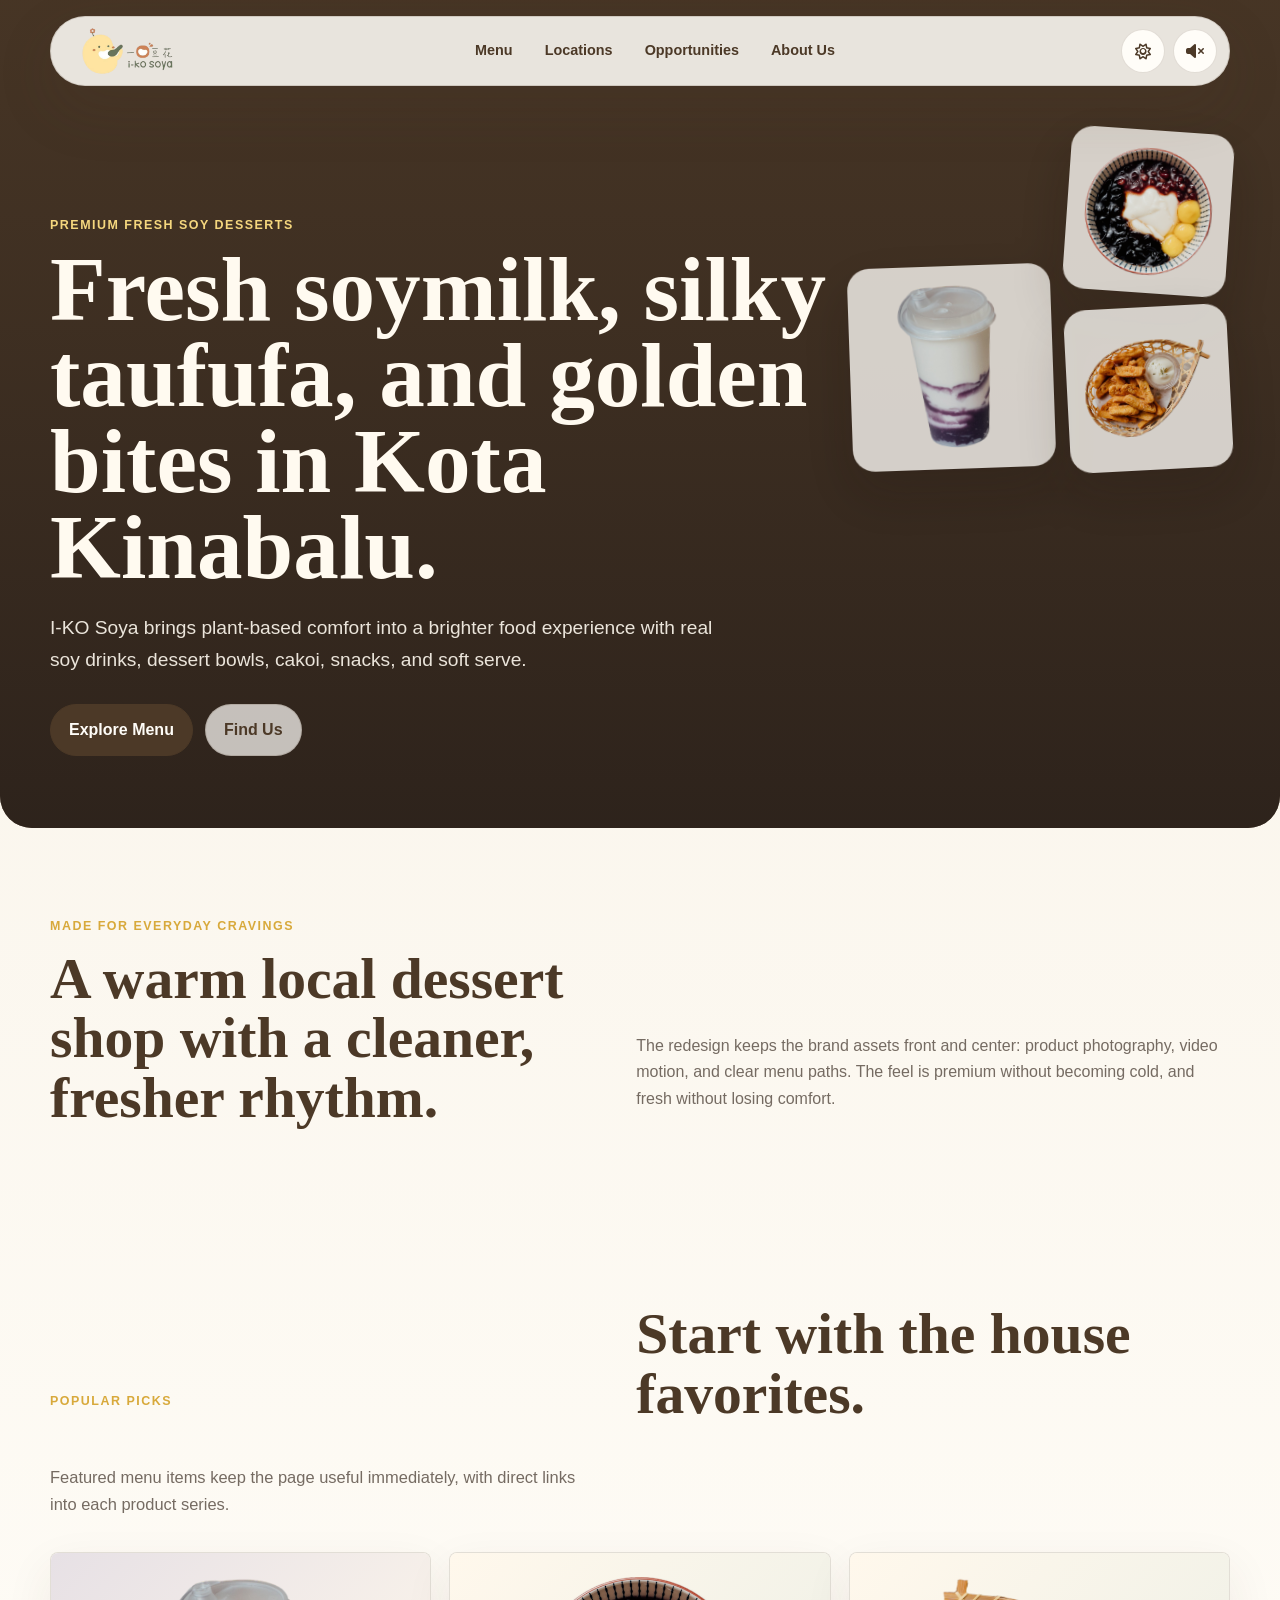
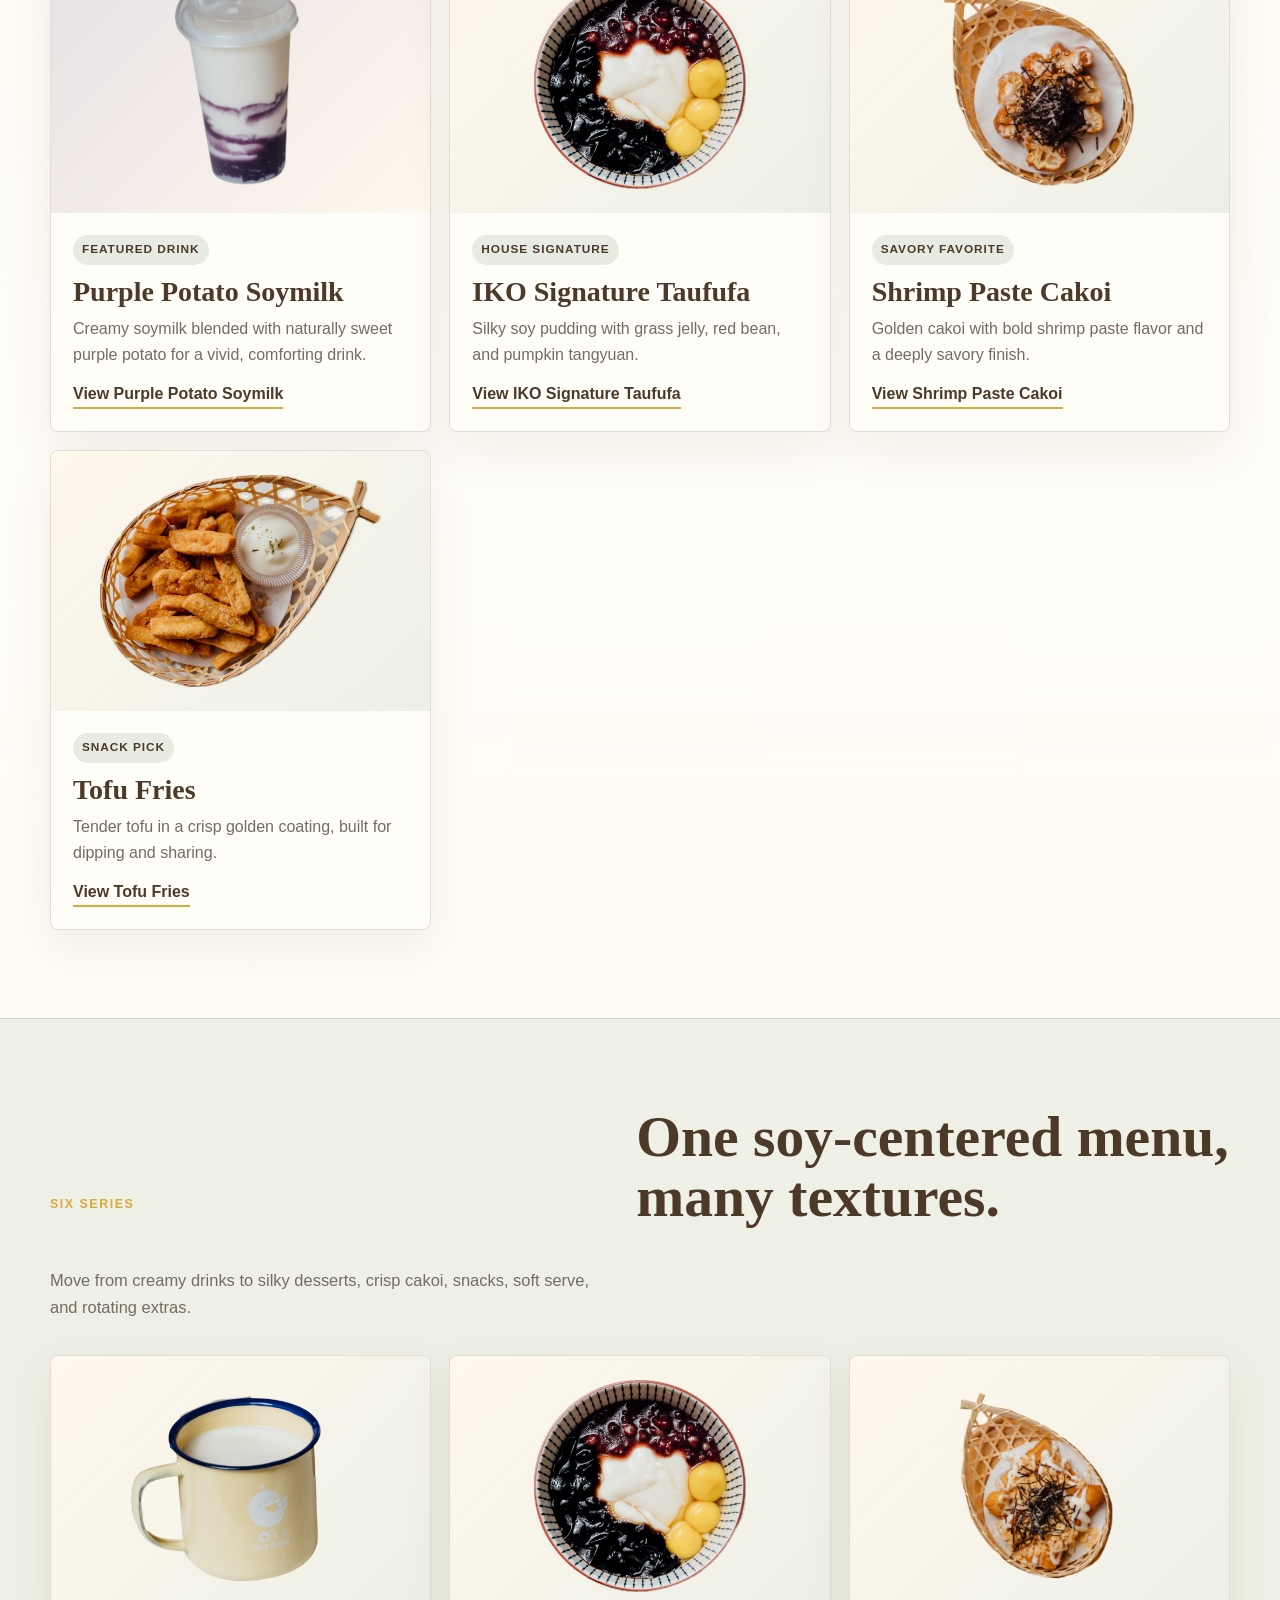
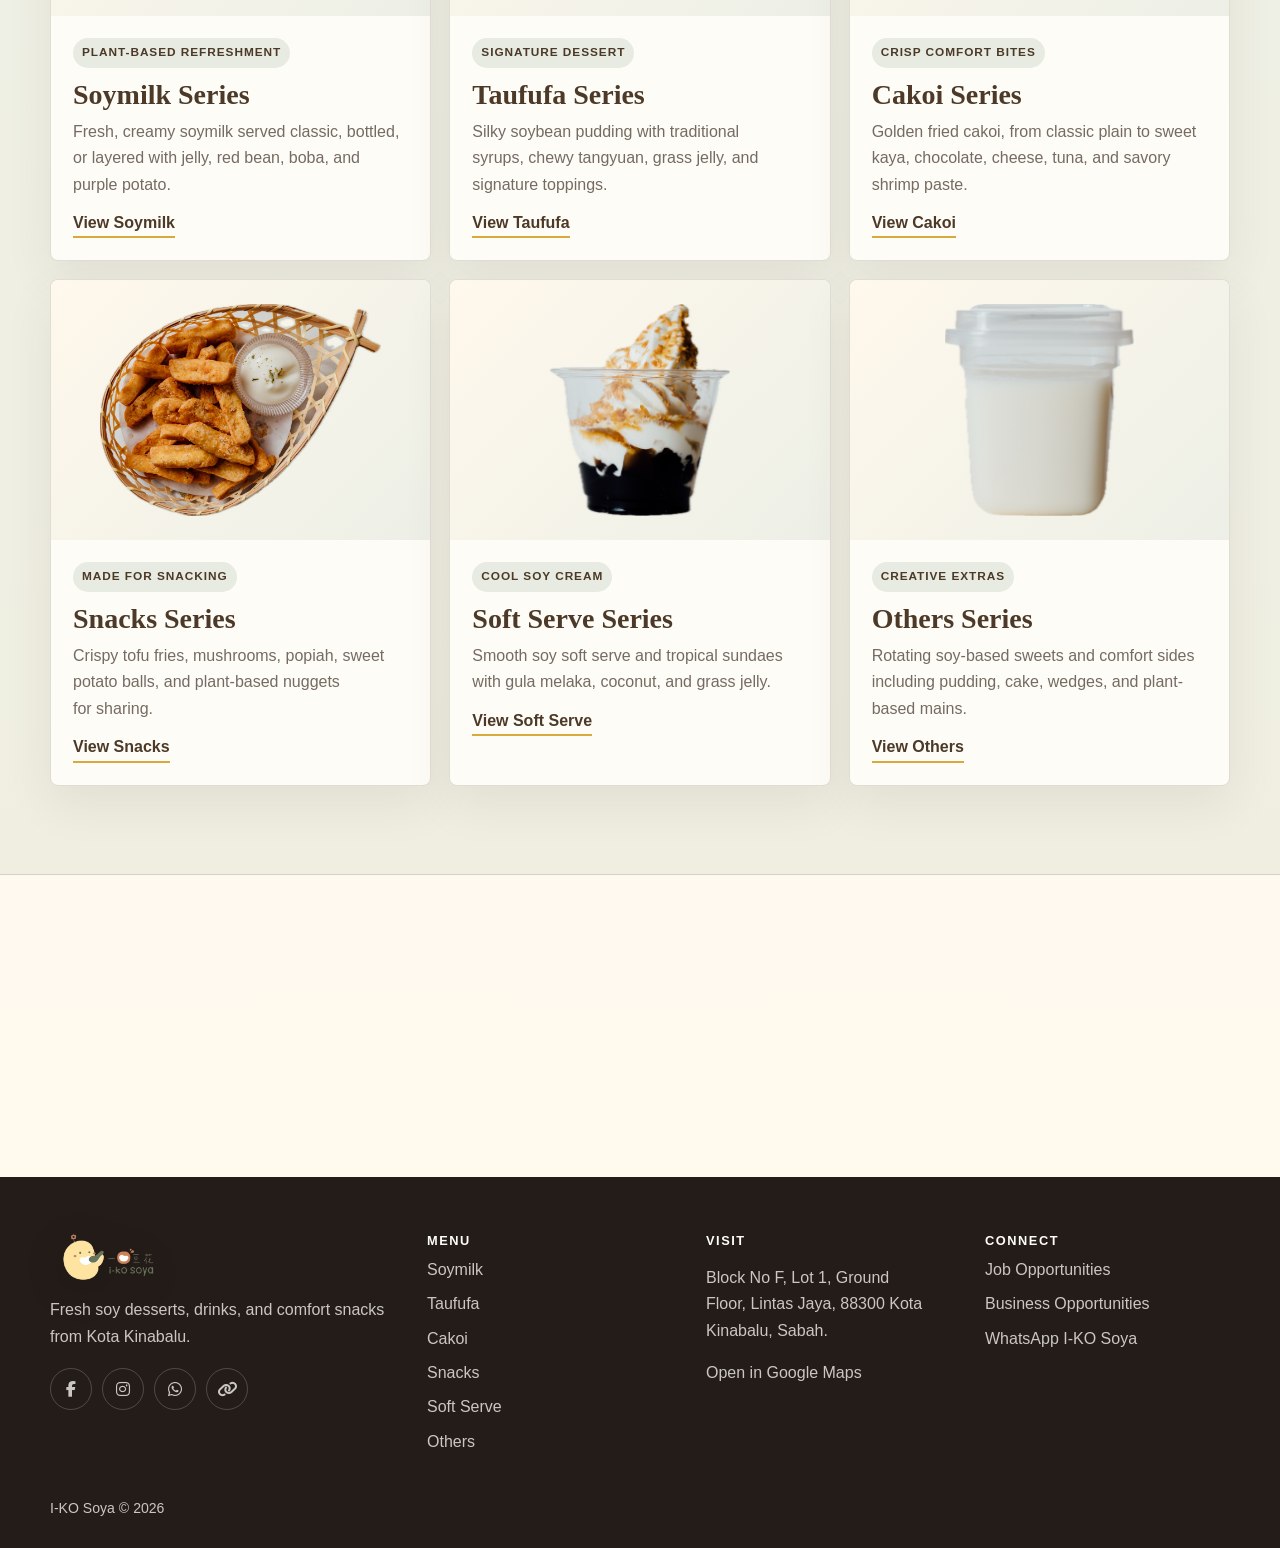
<file: Website_Folder/index.html>
<!DOCTYPE html>
<html lang="en">
<head>
  <meta charset="UTF-8">
  <meta name="viewport" content="width=device-width, initial-scale=1.0">
  <meta name="description" content="Premium fresh redesign for I-KO Soya, featuring soymilk, taufufa, cakoi, snacks, soft serve, and local store information.">
  <title>I-KO Soya | Fresh Soy Desserts in Kota Kinabalu</title>
  <link rel="stylesheet" href="https://cdnjs.cloudflare.com/ajax/libs/font-awesome/6.6.0/css/all.min.css" integrity="sha512-Kc323vGBEqzTmouAECnVceyQqyqdsSiqLQISBL29aUW4U/M7pSPA/gEUZQqv1cwx4OnYxTxve5UMg5GT6L4JJg==" crossorigin="anonymous" referrerpolicy="no-referrer">
  <link rel="stylesheet" href="soya.css">
  <link rel="icon" href="/image/Iconlogo.png" type="image/png">
  <script src="site.js" defer></script>
</head>
<body>
  <main id="main"></main>
</body>
</html>
</file>
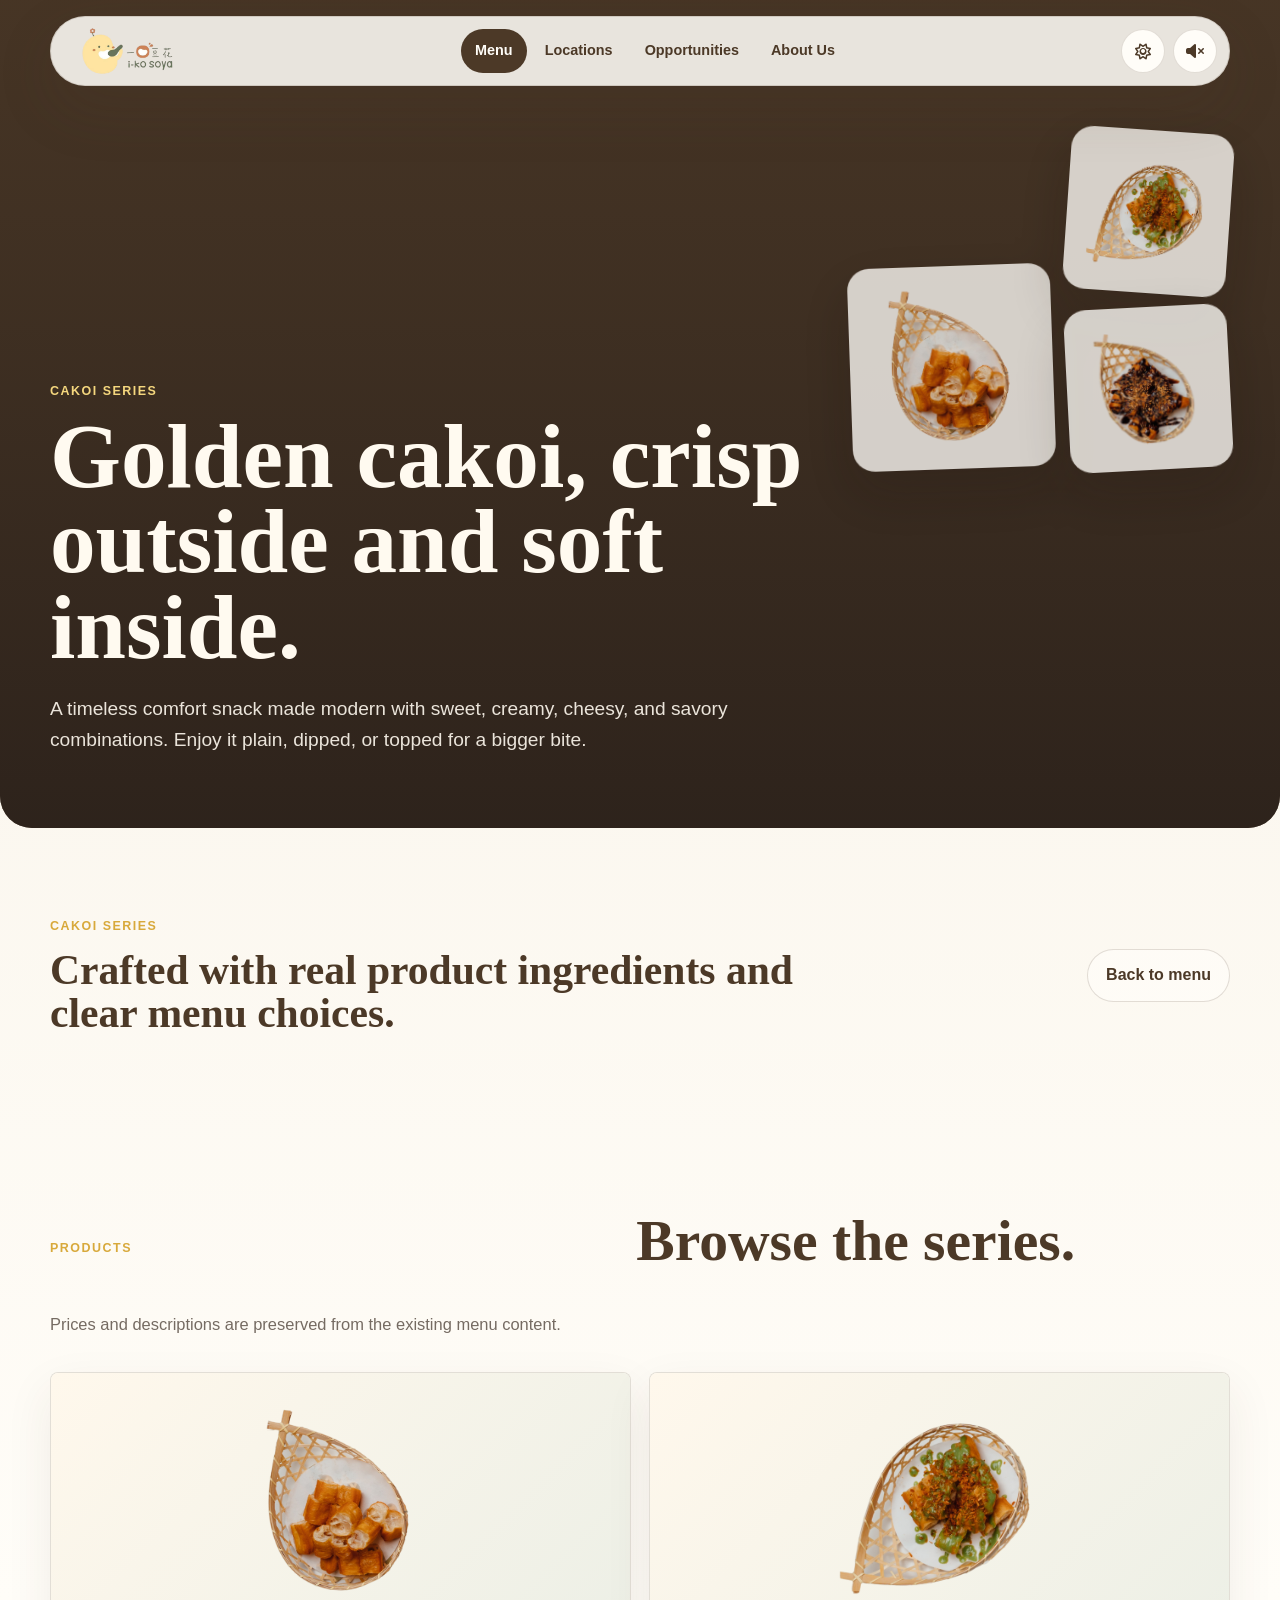
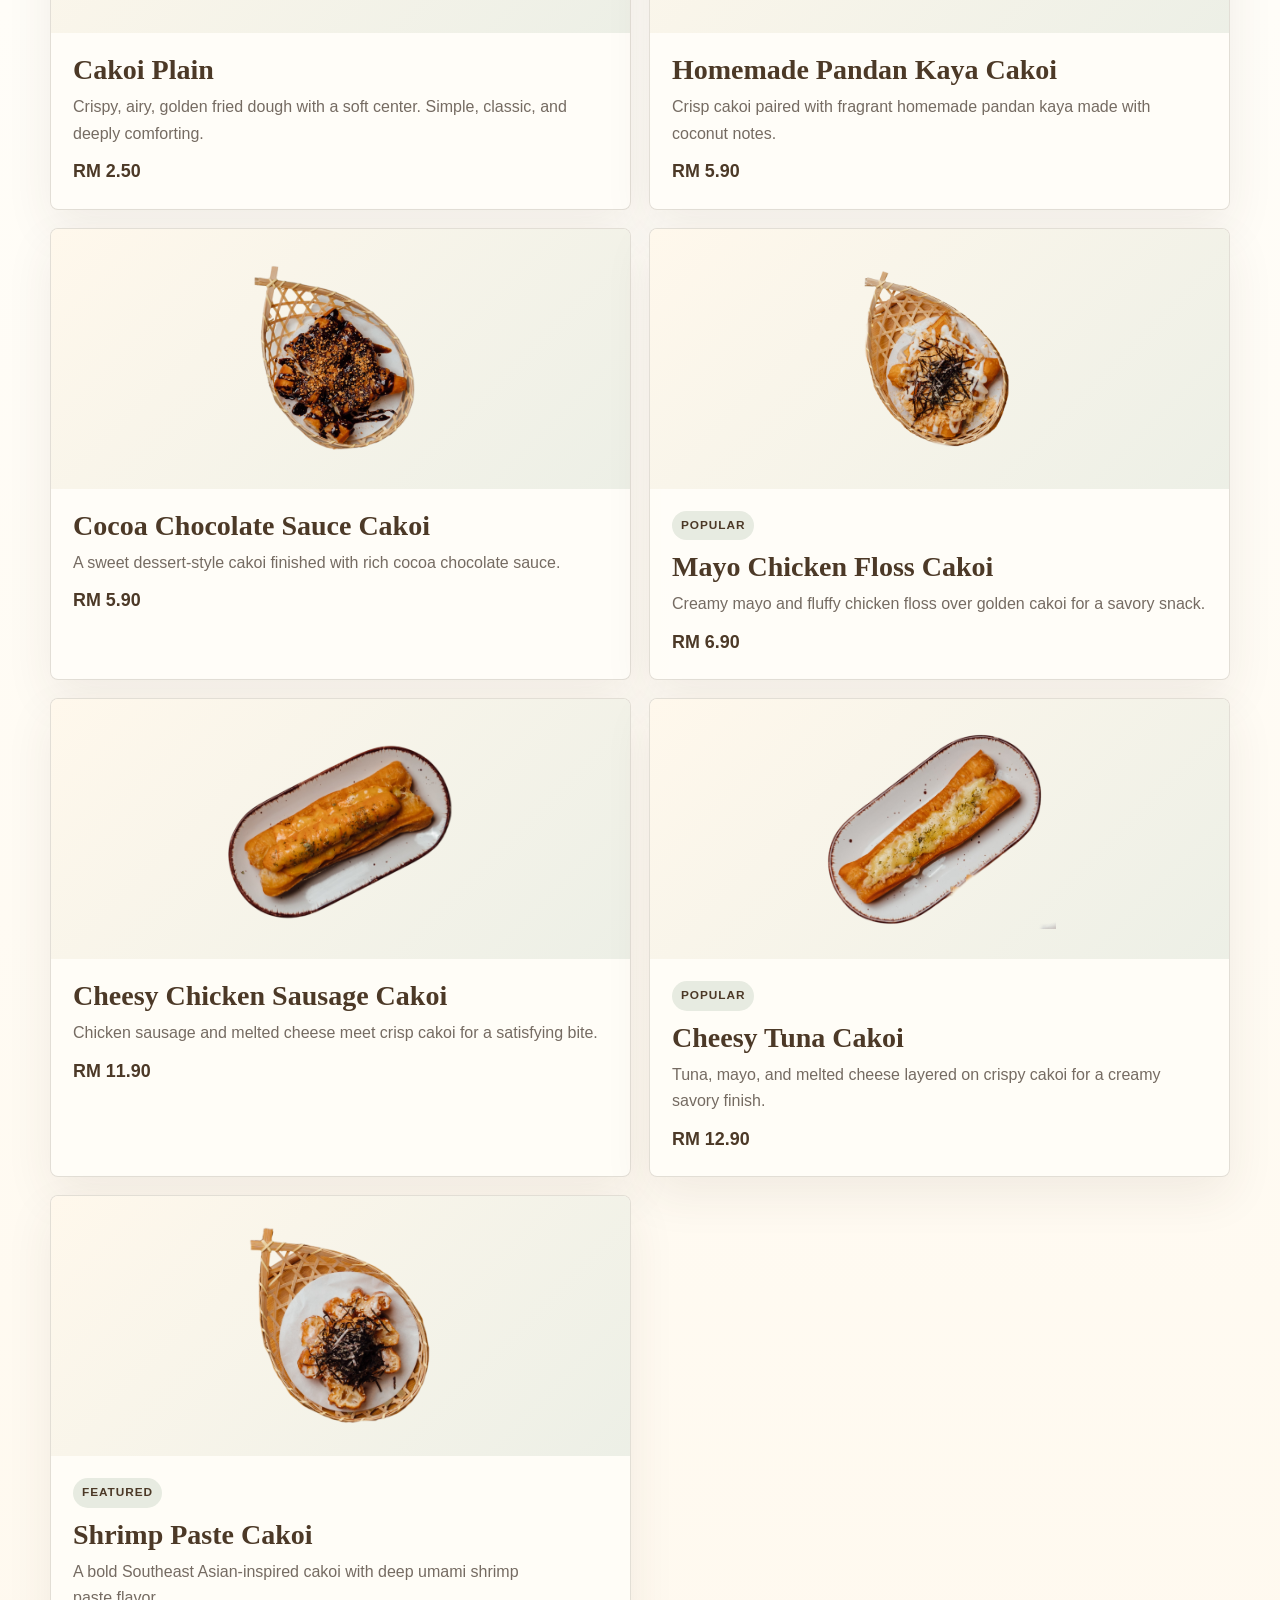
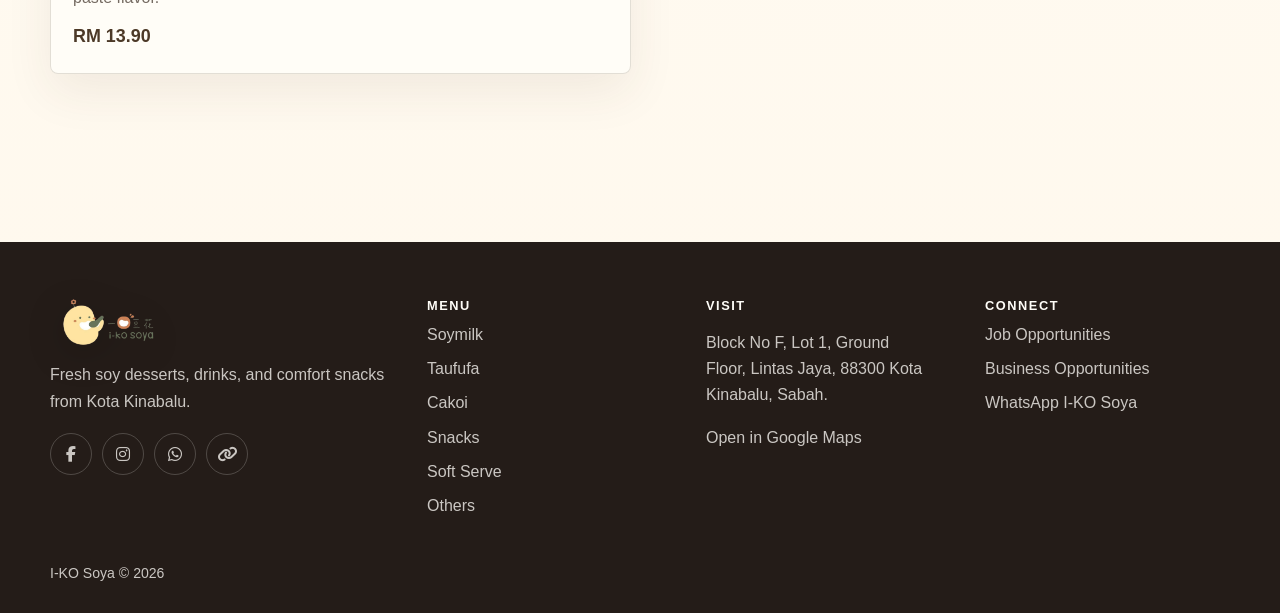
<file: Website_Folder/cakoi.html>
<!DOCTYPE html>
<html lang="en">
<head>
  <meta charset="UTF-8">
  <meta name="viewport" content="width=device-width, initial-scale=1.0">
  <meta name="description" content="Crispy cakoi with classic, kaya, cocoa, chicken floss, sausage, tuna, and shrimp paste options.">
  <title>Cakoi Series | I-KO Soya</title>
  <link rel="stylesheet" href="https://cdnjs.cloudflare.com/ajax/libs/font-awesome/6.6.0/css/all.min.css" integrity="sha512-Kc323vGBEqzTmouAECnVceyQqyqdsSiqLQISBL29aUW4U/M7pSPA/gEUZQqv1cwx4OnYxTxve5UMg5GT6L4JJg==" crossorigin="anonymous" referrerpolicy="no-referrer">
  <link rel="stylesheet" href="soya.css">
  <link rel="icon" href="/image/Iconlogo.png" type="image/png">
  <script src="site.js" defer></script>
</head>
<body>
  <main id="main"></main>
</body>
</html>
</file>
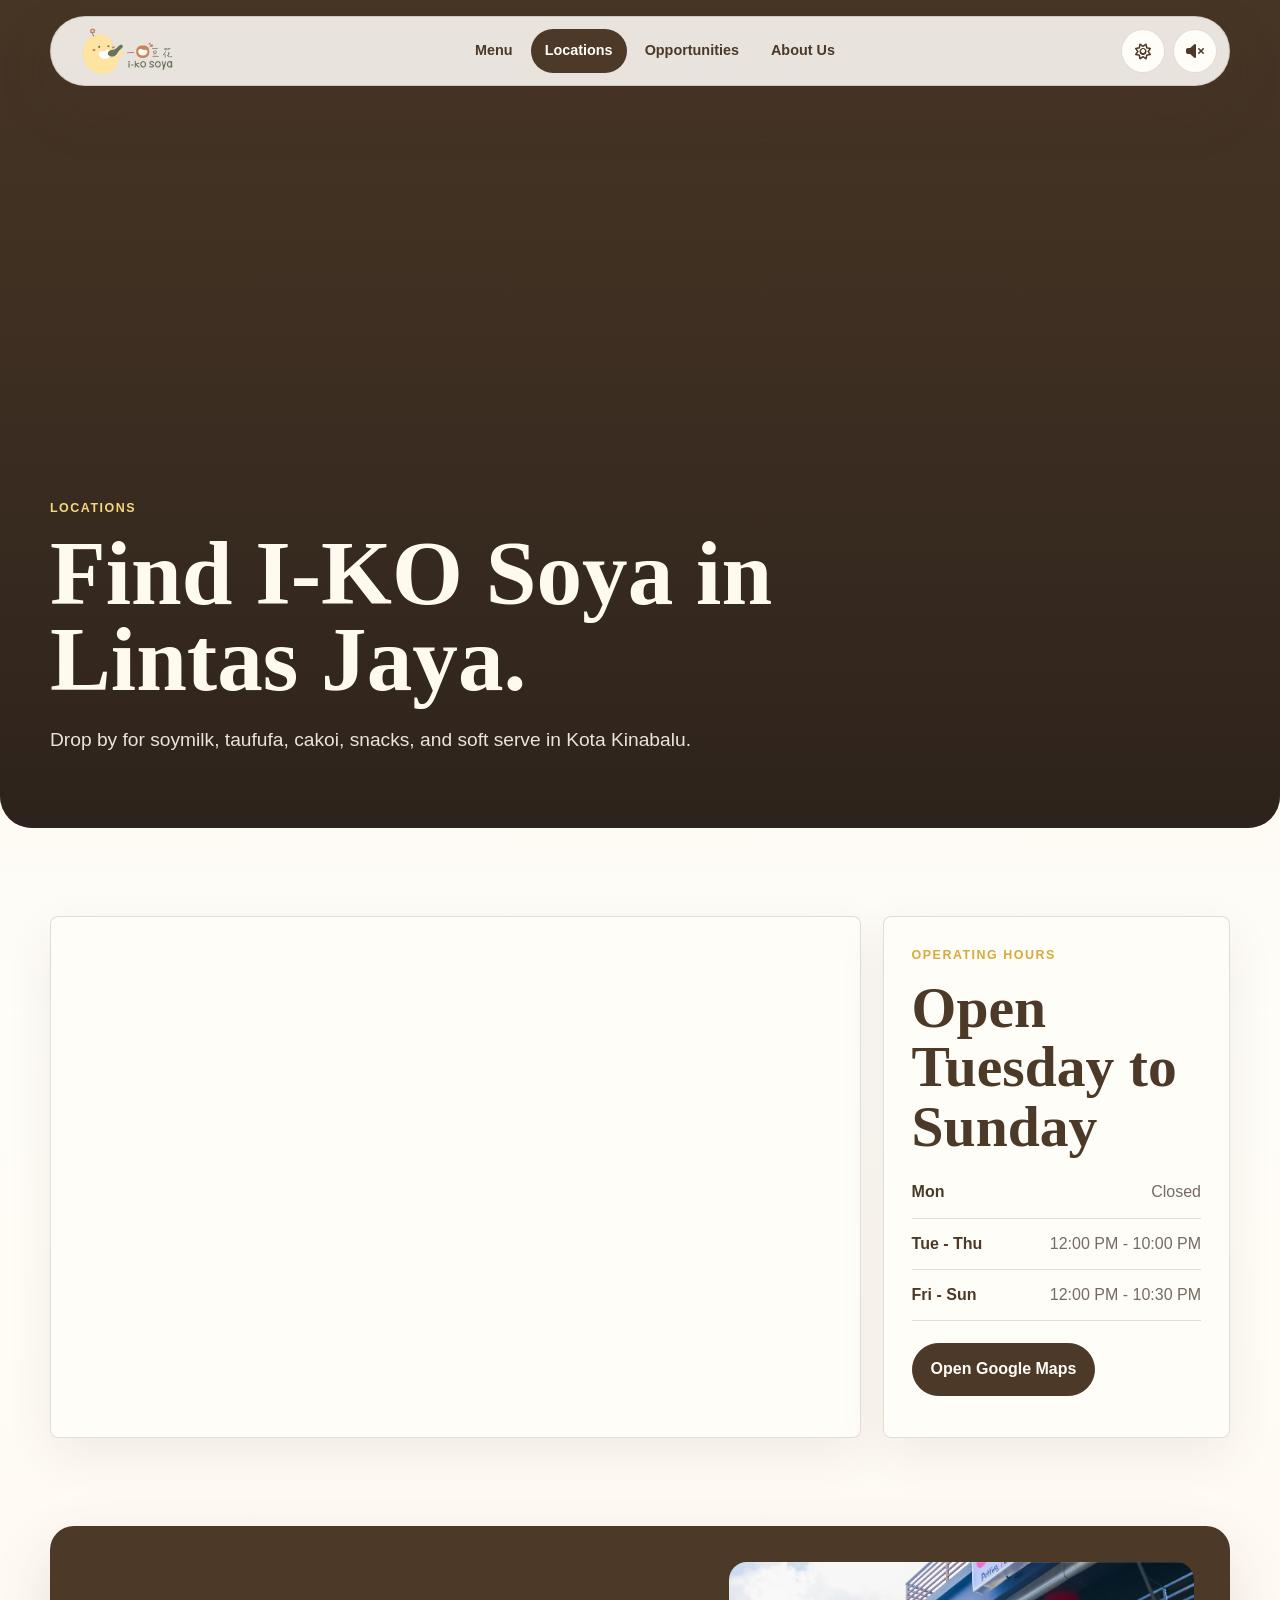
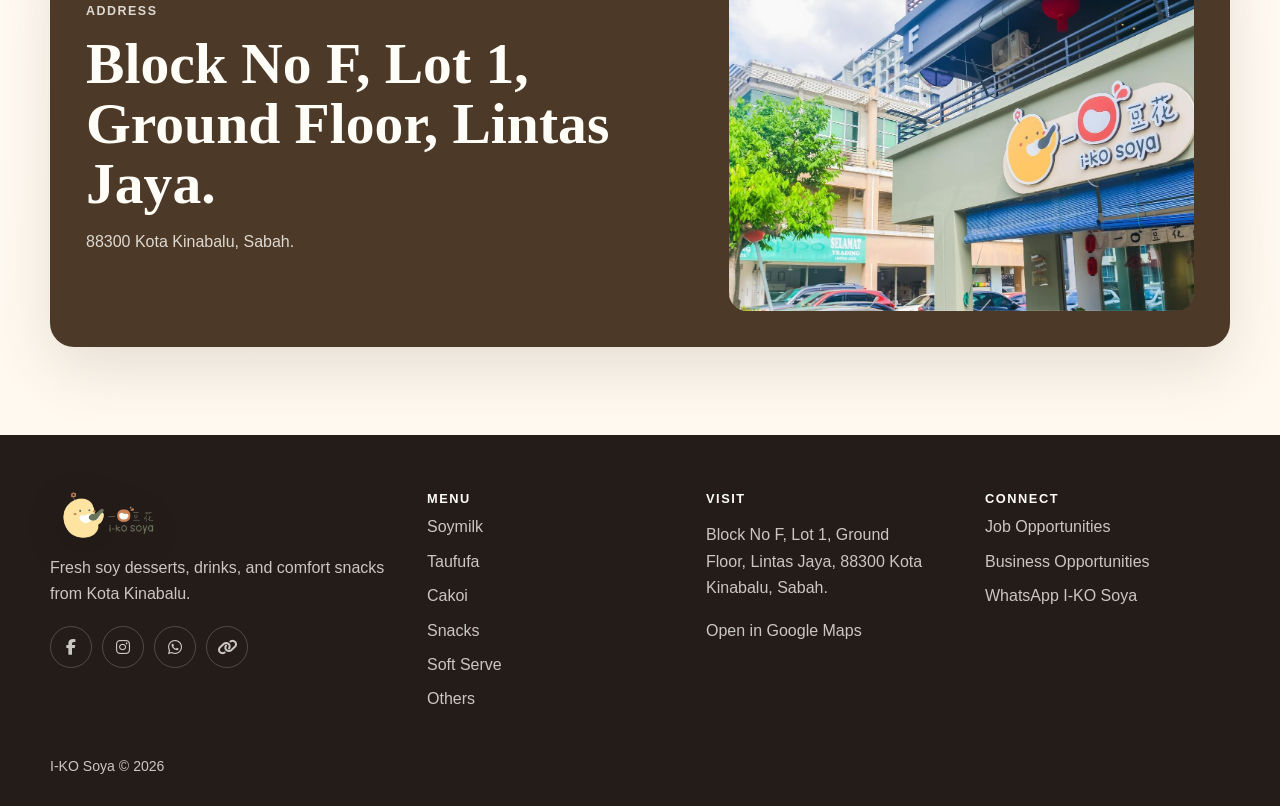
<file: Website_Folder/location.html>
<!DOCTYPE html>
<html lang="en">
<head>
  <meta charset="UTF-8">
  <meta name="viewport" content="width=device-width, initial-scale=1.0">
  <meta name="description" content="Find I-KO Soya in Lintas Jaya, Kota Kinabalu and view operating hours.">
  <title>Locations | I-KO Soya</title>
  <link rel="stylesheet" href="https://cdnjs.cloudflare.com/ajax/libs/font-awesome/6.6.0/css/all.min.css" integrity="sha512-Kc323vGBEqzTmouAECnVceyQqyqdsSiqLQISBL29aUW4U/M7pSPA/gEUZQqv1cwx4OnYxTxve5UMg5GT6L4JJg==" crossorigin="anonymous" referrerpolicy="no-referrer">
  <link rel="stylesheet" href="soya.css">
  <link rel="icon" href="/image/Iconlogo.png" type="image/png">
  <script src="site.js" defer></script>
</head>
<body>
  <main id="main"></main>
</body>
</html>
</file>
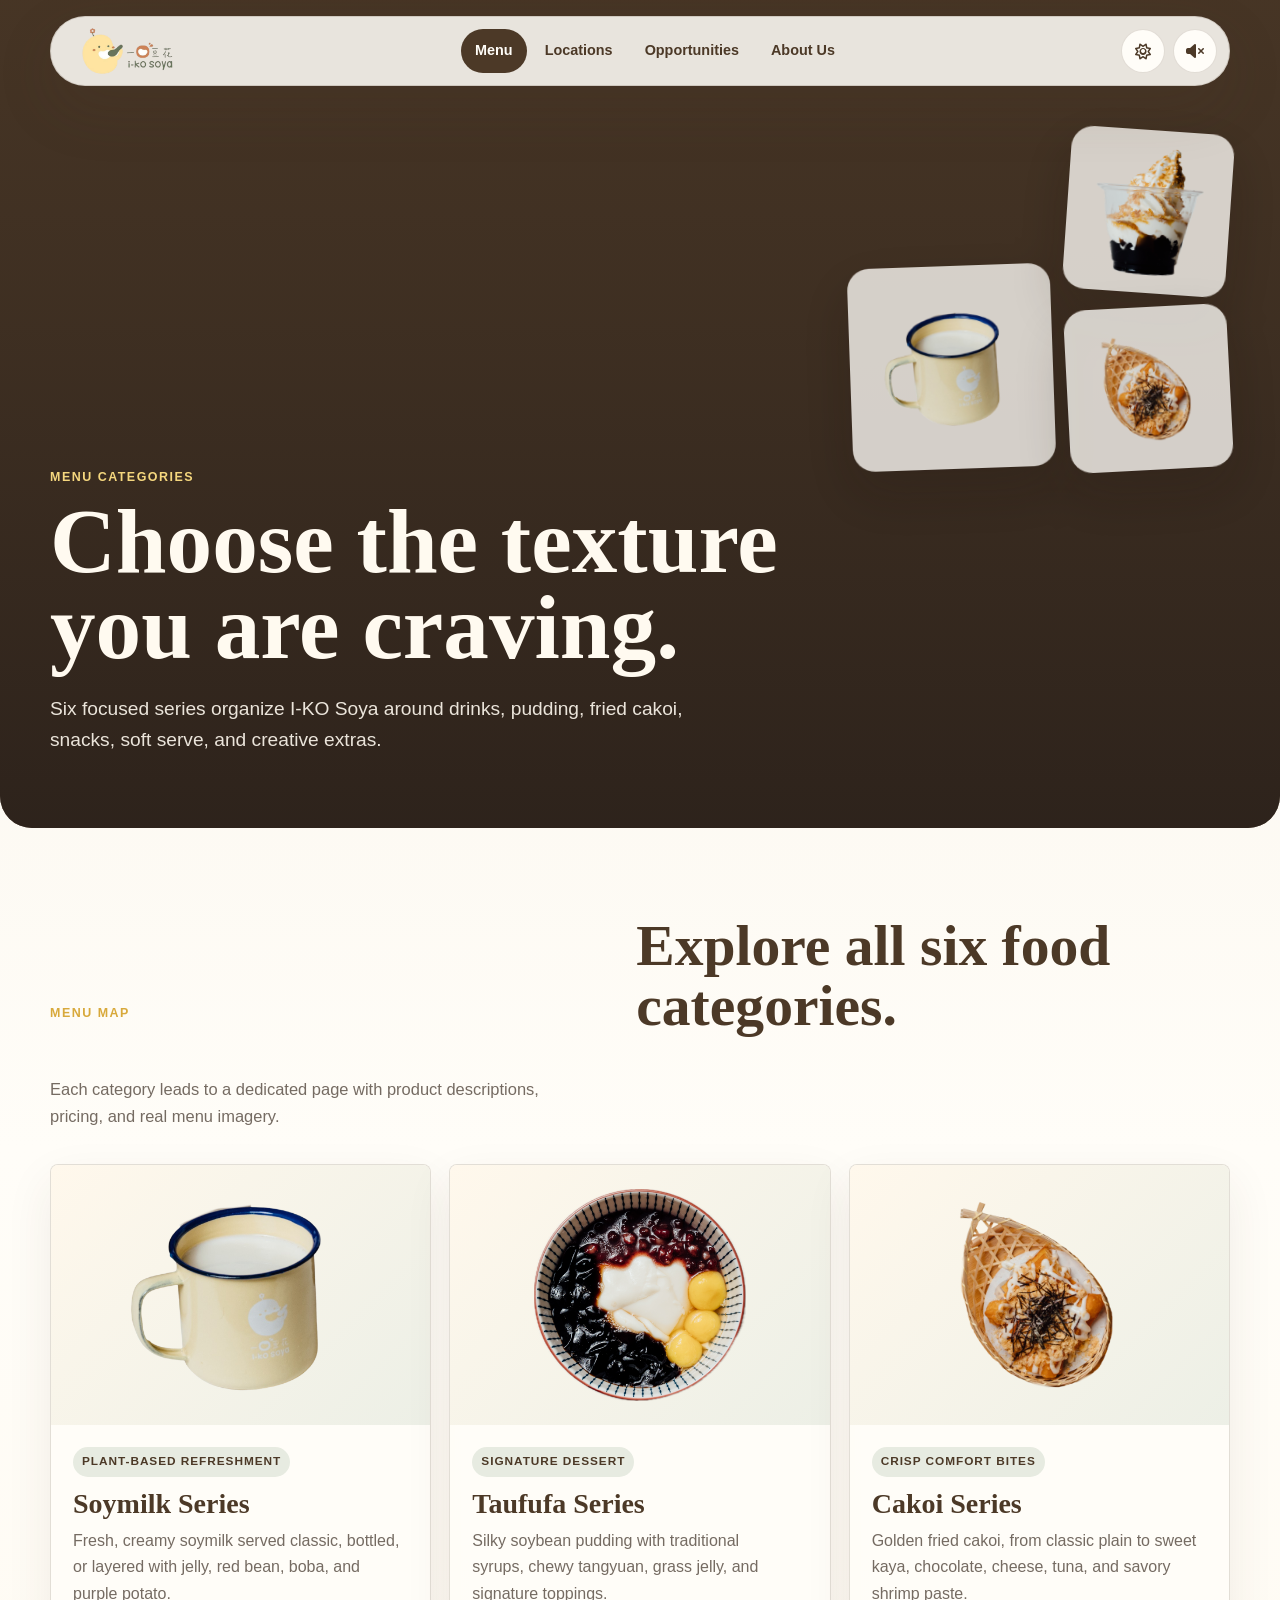
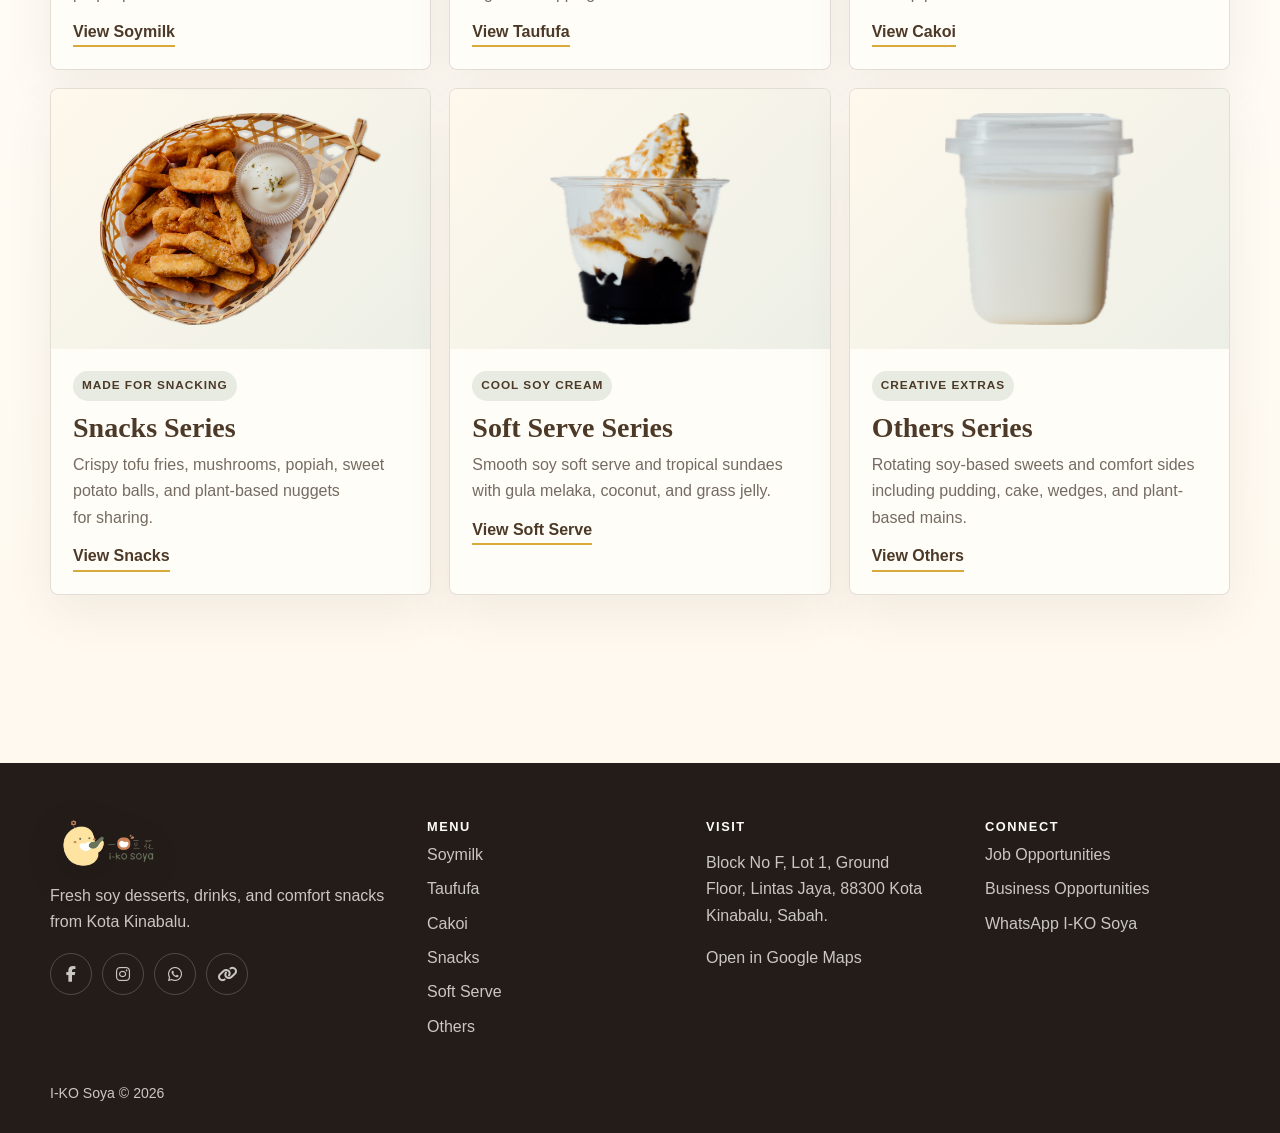
<file: Website_Folder/menu.html>
<!DOCTYPE html>
<html lang="en">
<head>
  <meta charset="UTF-8">
  <meta name="viewport" content="width=device-width, initial-scale=1.0">
  <meta name="description" content="Explore I-KO Soya menu categories including soymilk, taufufa, cakoi, snacks, soft serve, and other soy treats.">
  <title>Menu | I-KO Soya</title>
  <link rel="stylesheet" href="https://cdnjs.cloudflare.com/ajax/libs/font-awesome/6.6.0/css/all.min.css" integrity="sha512-Kc323vGBEqzTmouAECnVceyQqyqdsSiqLQISBL29aUW4U/M7pSPA/gEUZQqv1cwx4OnYxTxve5UMg5GT6L4JJg==" crossorigin="anonymous" referrerpolicy="no-referrer">
  <link rel="stylesheet" href="soya.css">
  <link rel="icon" href="/image/Iconlogo.png" type="image/png">
  <script src="site.js" defer></script>
</head>
<body>
  <main id="main"></main>
</body>
</html>
</file>
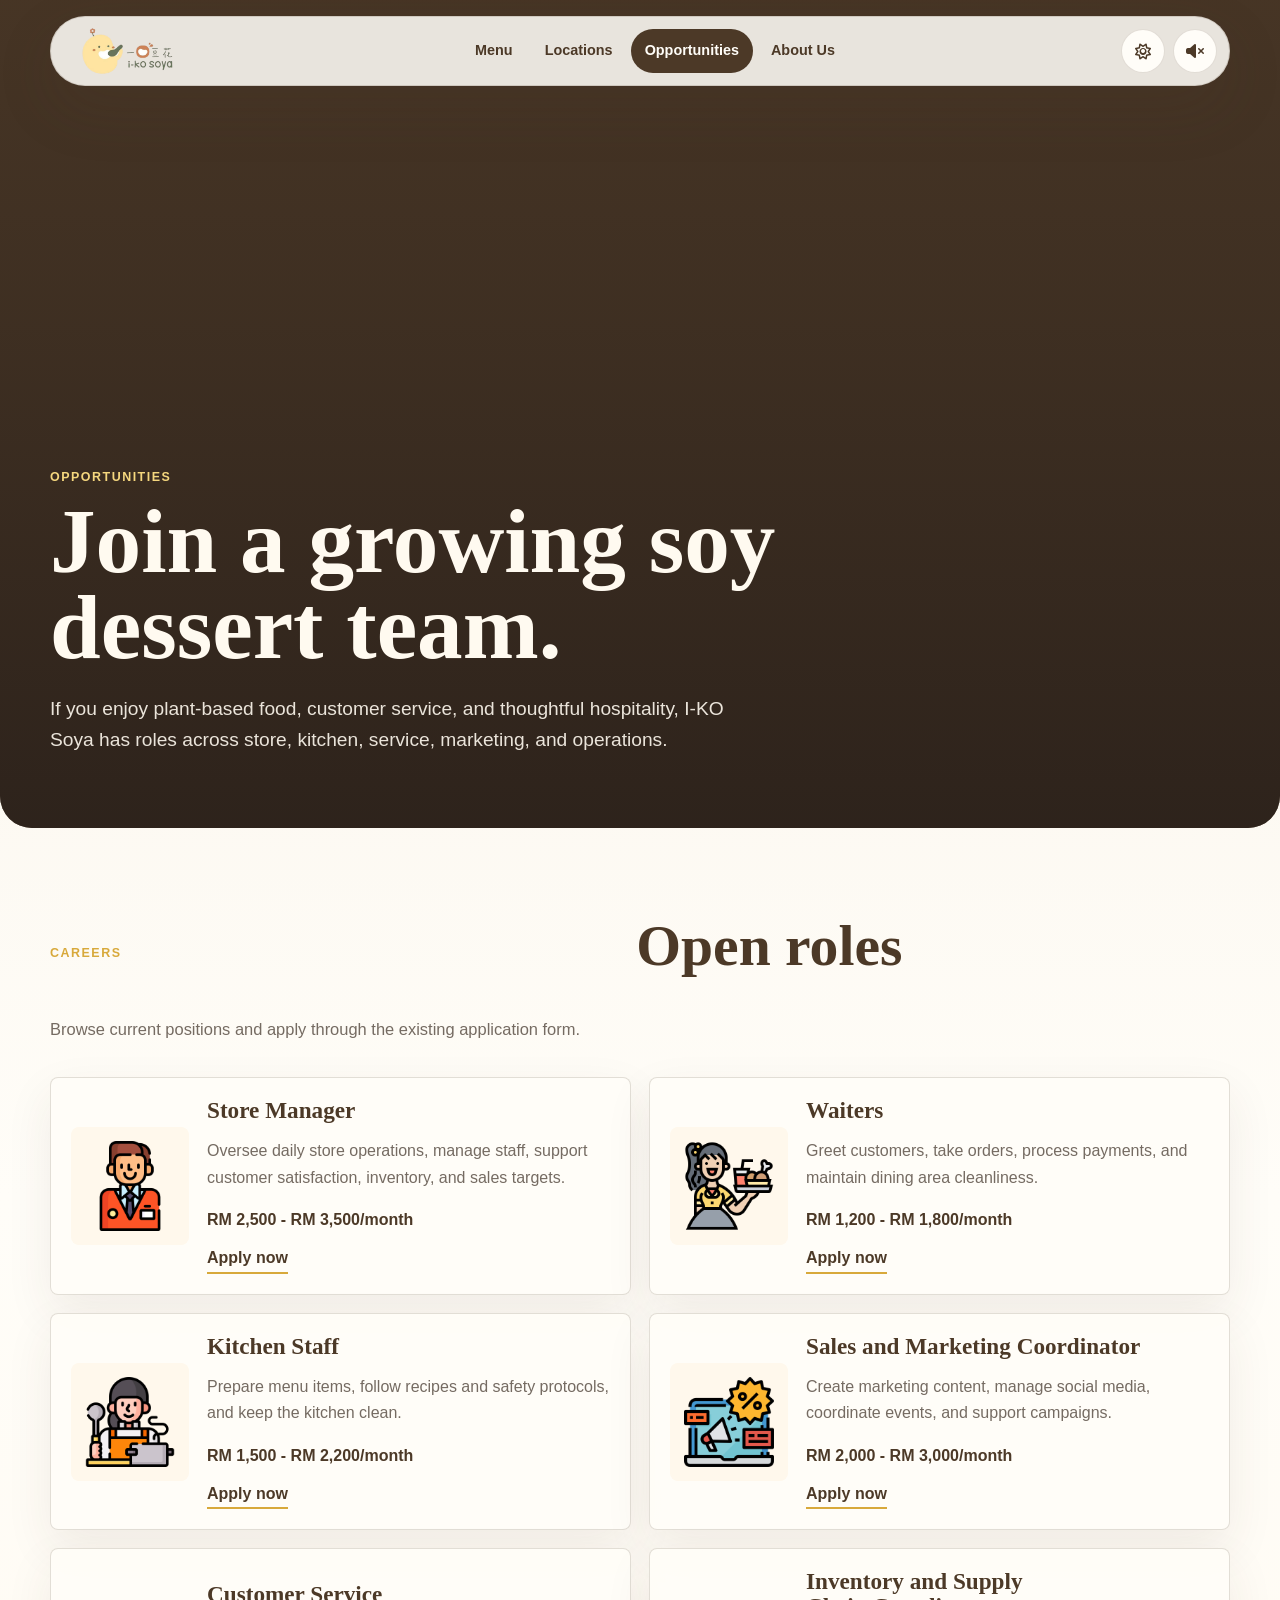
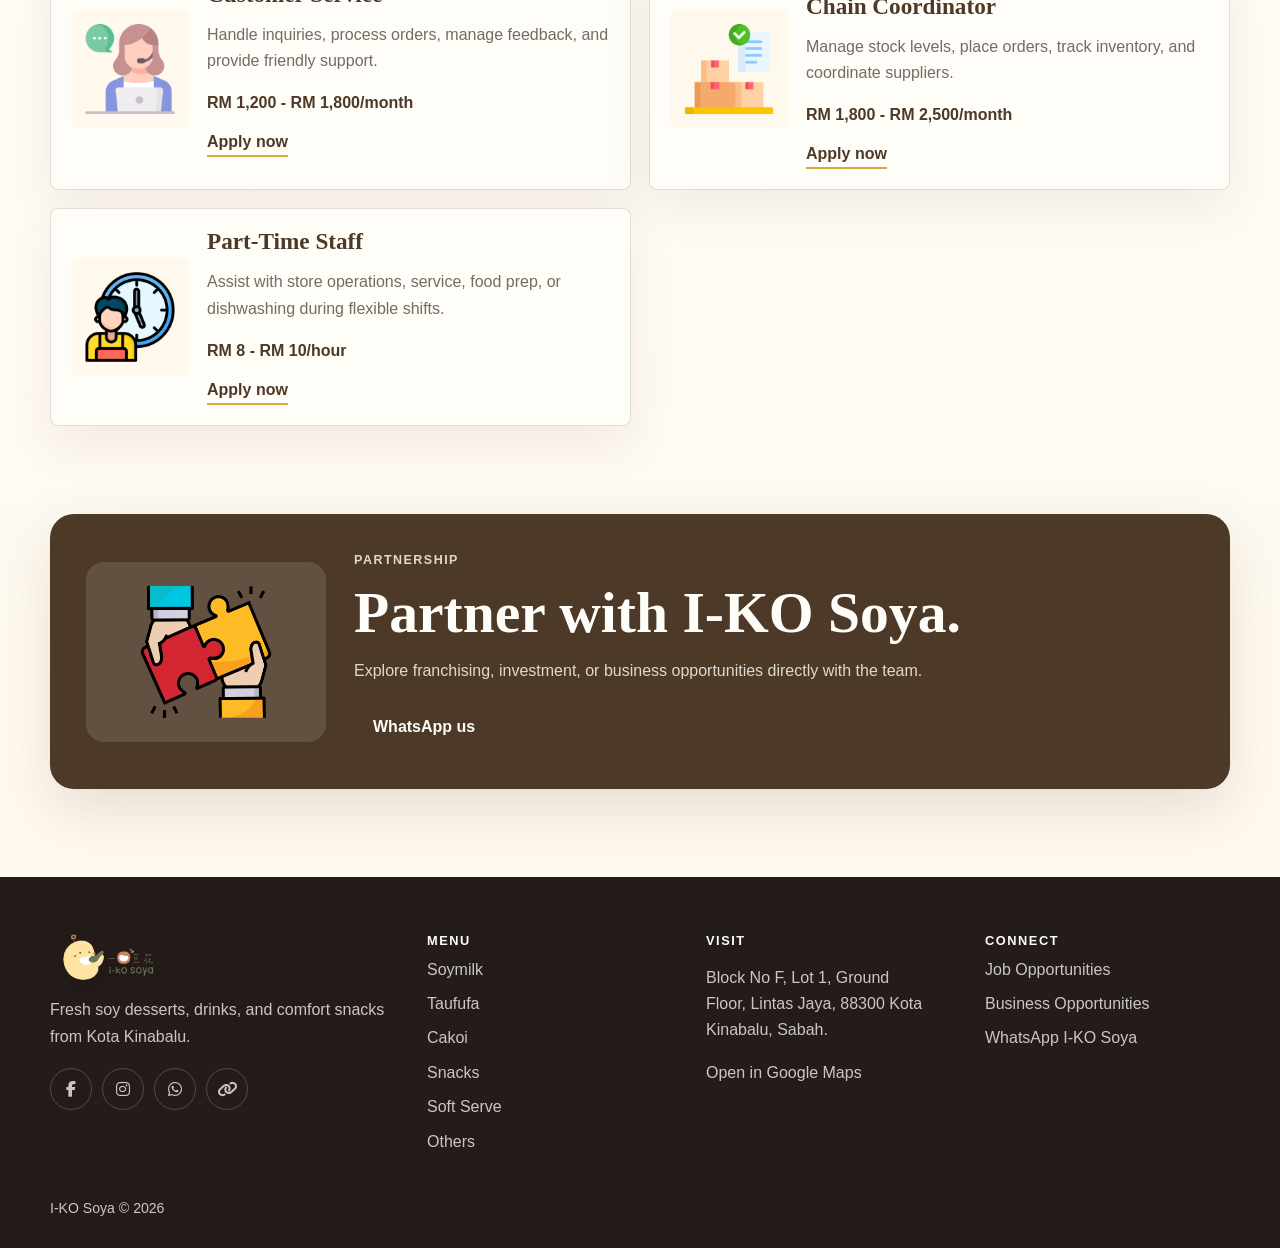
<file: Website_Folder/opportunities.html>
<!DOCTYPE html>
<html lang="en">
<head>
  <meta charset="UTF-8">
  <meta name="viewport" content="width=device-width, initial-scale=1.0">
  <meta name="description" content="Join I-KO Soya or contact the team for partnership opportunities.">
  <title>Opportunities | I-KO Soya</title>
  <link rel="stylesheet" href="https://cdnjs.cloudflare.com/ajax/libs/font-awesome/6.6.0/css/all.min.css" integrity="sha512-Kc323vGBEqzTmouAECnVceyQqyqdsSiqLQISBL29aUW4U/M7pSPA/gEUZQqv1cwx4OnYxTxve5UMg5GT6L4JJg==" crossorigin="anonymous" referrerpolicy="no-referrer">
  <link rel="stylesheet" href="soya.css">
  <link rel="icon" href="/image/Iconlogo.png" type="image/png">
  <script src="site.js" defer></script>
</head>
<body>
  <main id="main"></main>
</body>
</html>
</file>
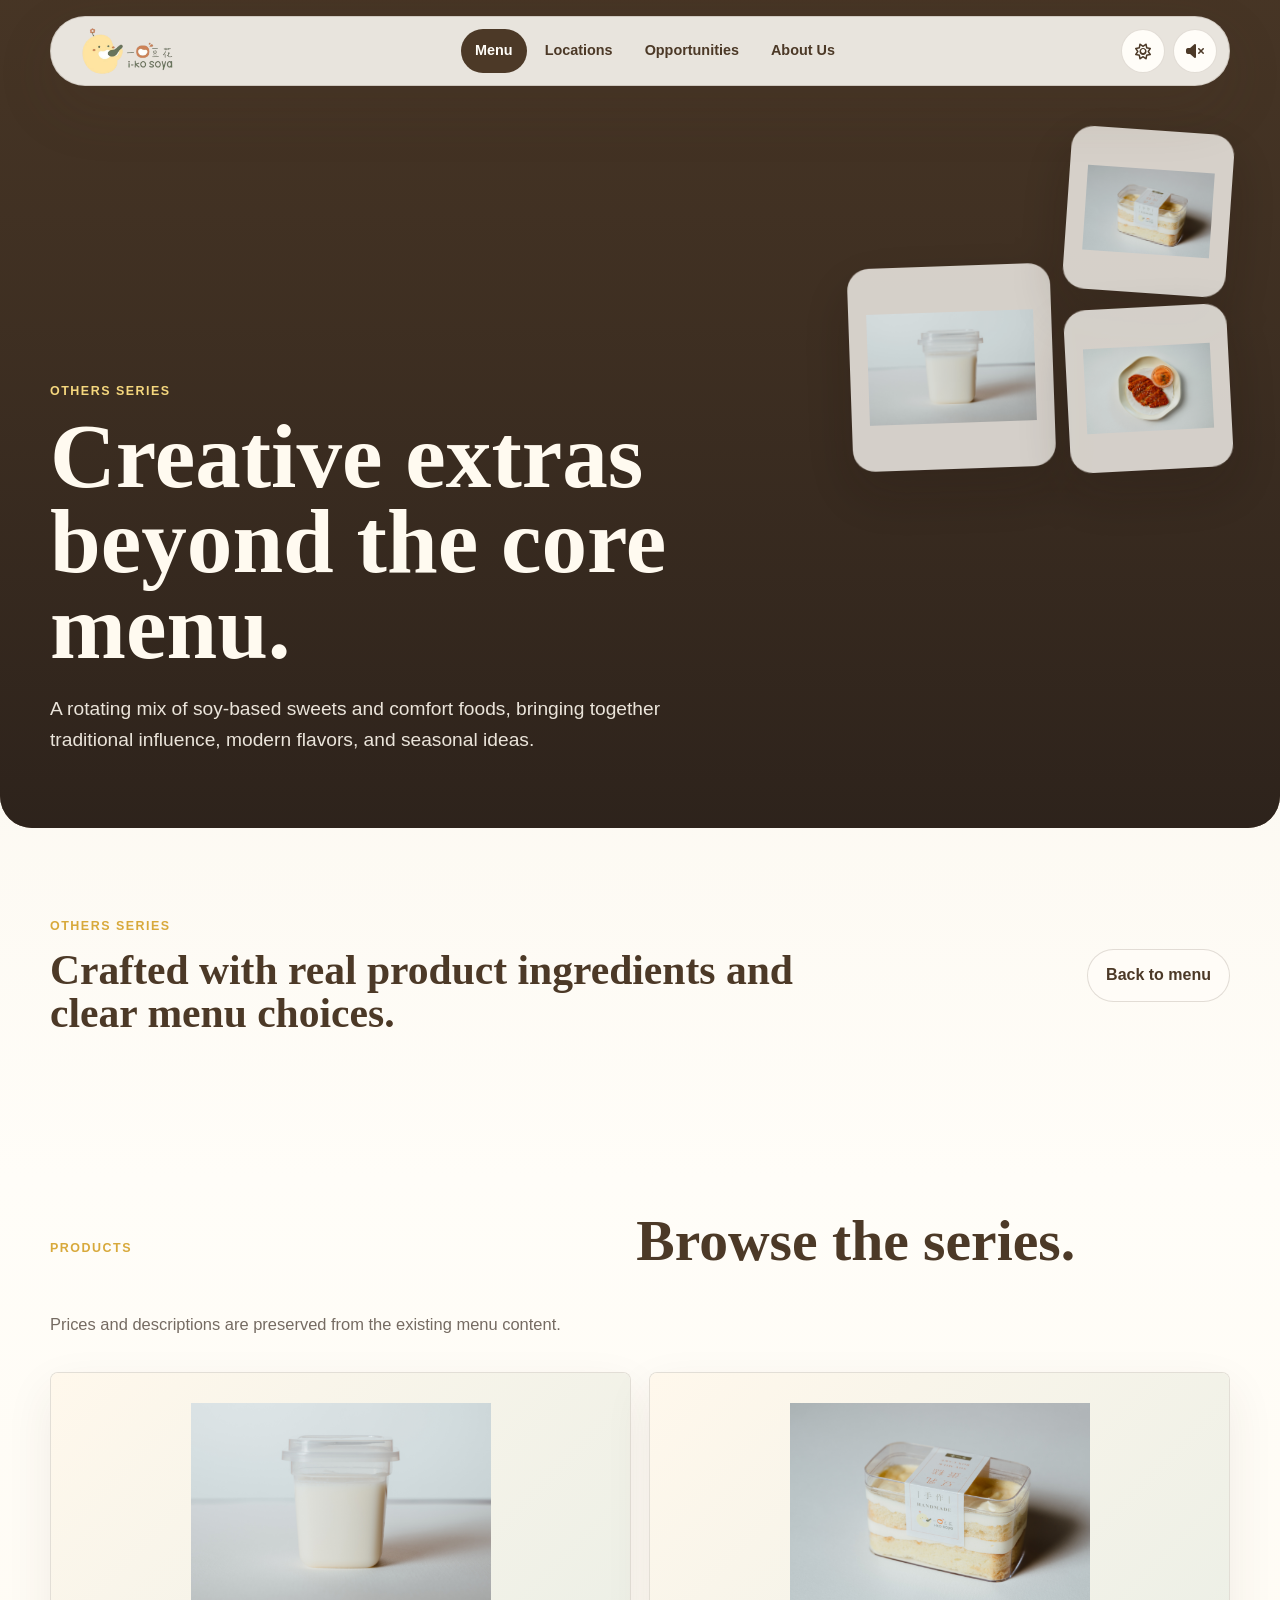
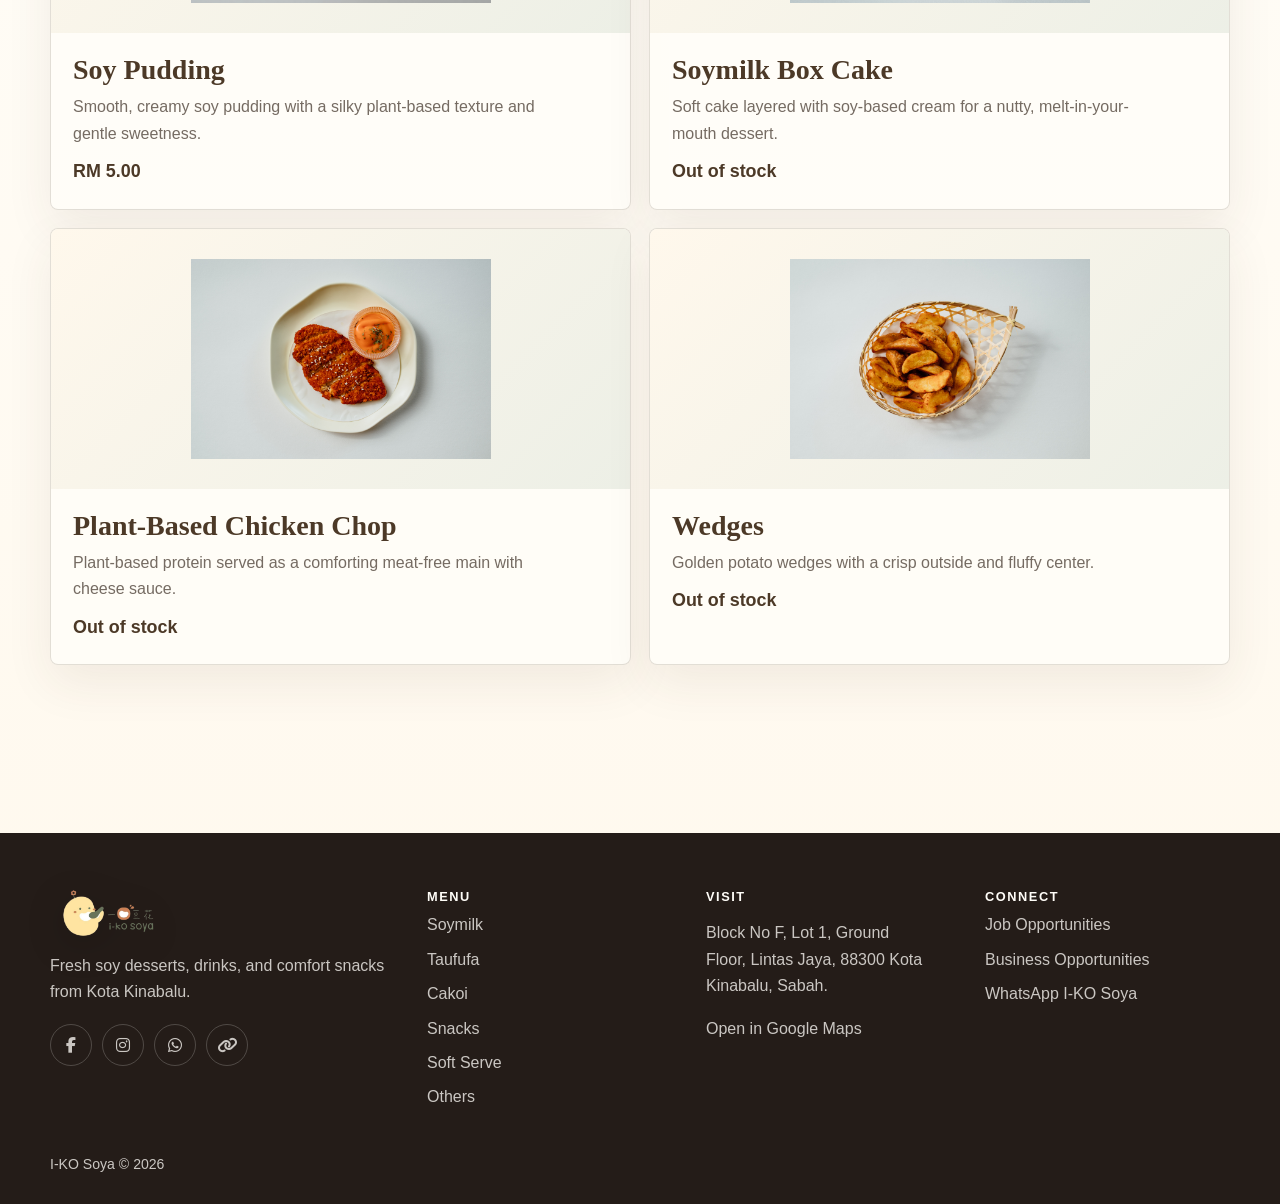
<file: Website_Folder/others.html>
<!DOCTYPE html>
<html lang="en">
<head>
  <meta charset="UTF-8">
  <meta name="viewport" content="width=device-width, initial-scale=1.0">
  <meta name="description" content="Soy pudding, soy cake, wedges, and rotating plant-based comfort foods.">
  <title>Others Series | I-KO Soya</title>
  <link rel="stylesheet" href="https://cdnjs.cloudflare.com/ajax/libs/font-awesome/6.6.0/css/all.min.css" integrity="sha512-Kc323vGBEqzTmouAECnVceyQqyqdsSiqLQISBL29aUW4U/M7pSPA/gEUZQqv1cwx4OnYxTxve5UMg5GT6L4JJg==" crossorigin="anonymous" referrerpolicy="no-referrer">
  <link rel="stylesheet" href="soya.css">
  <link rel="icon" href="/image/Iconlogo.png" type="image/png">
  <script src="site.js" defer></script>
</head>
<body>
  <main id="main"></main>
</body>
</html>
</file>
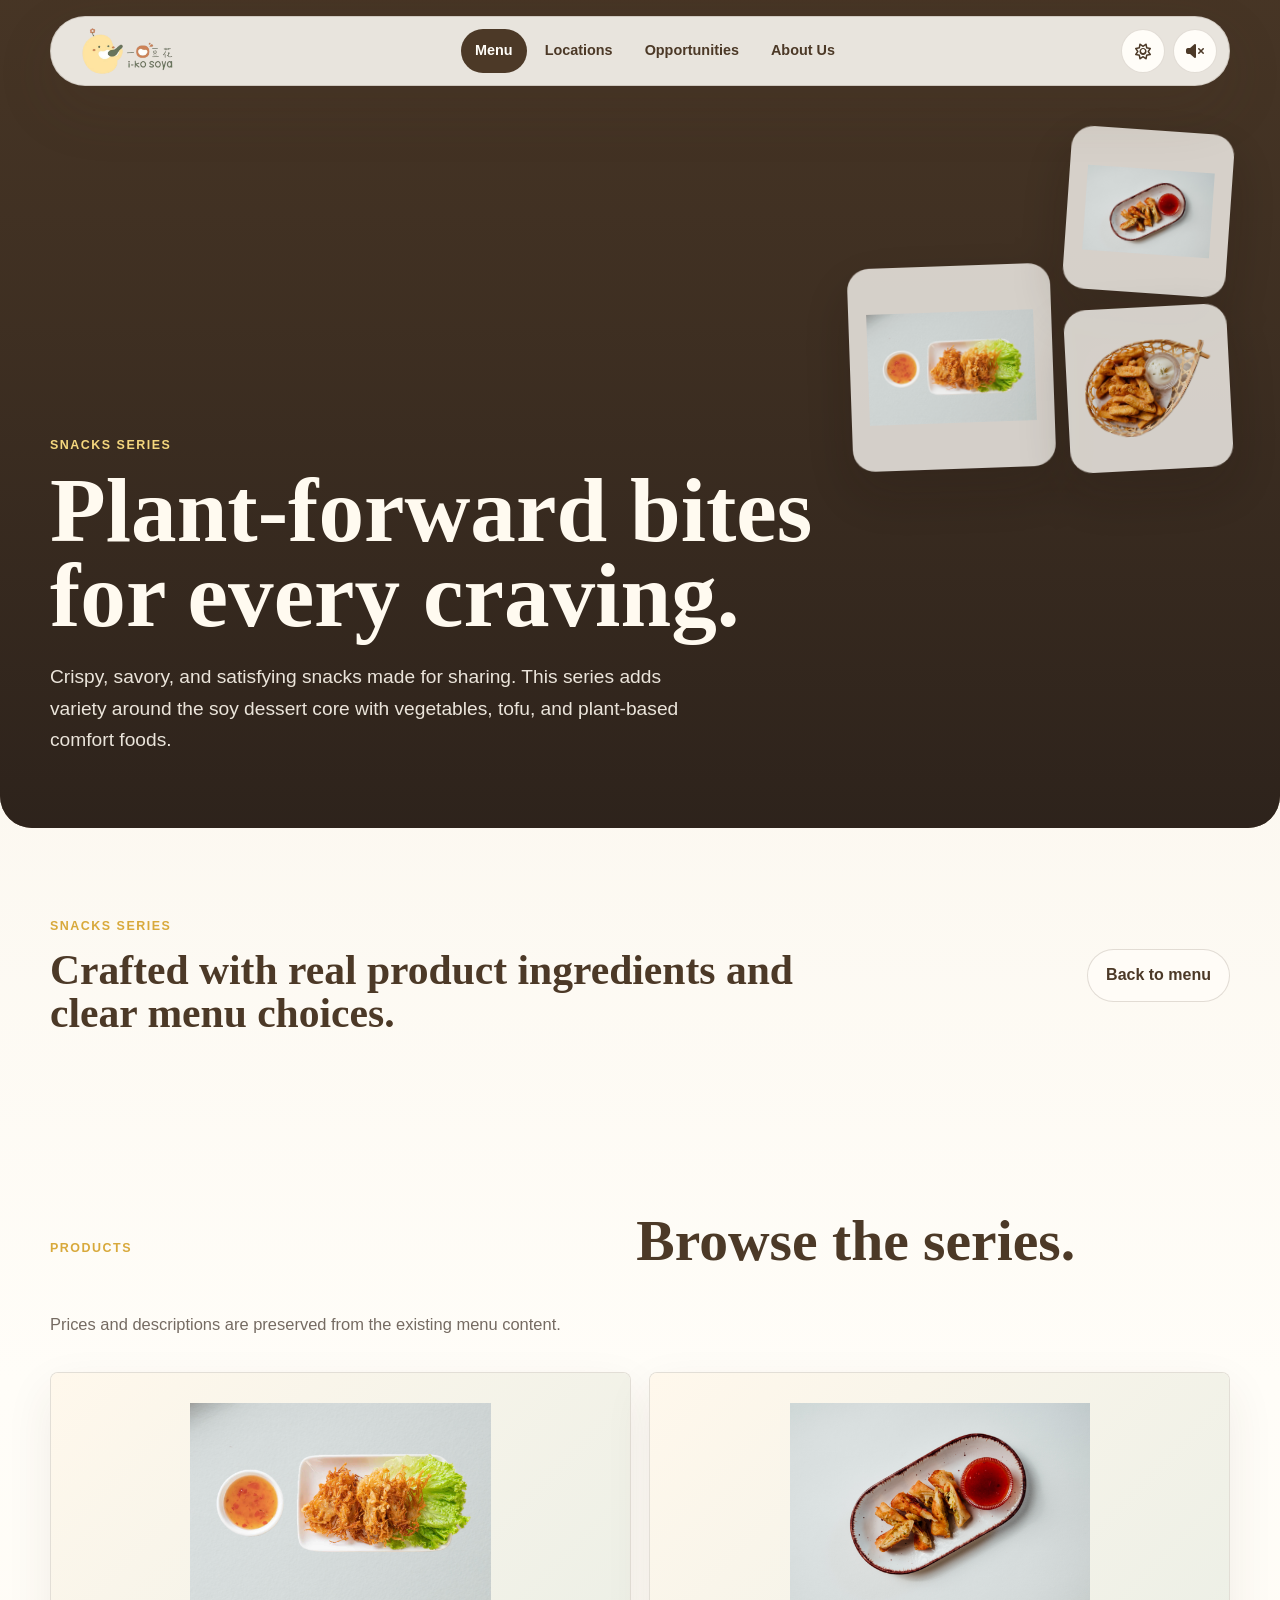
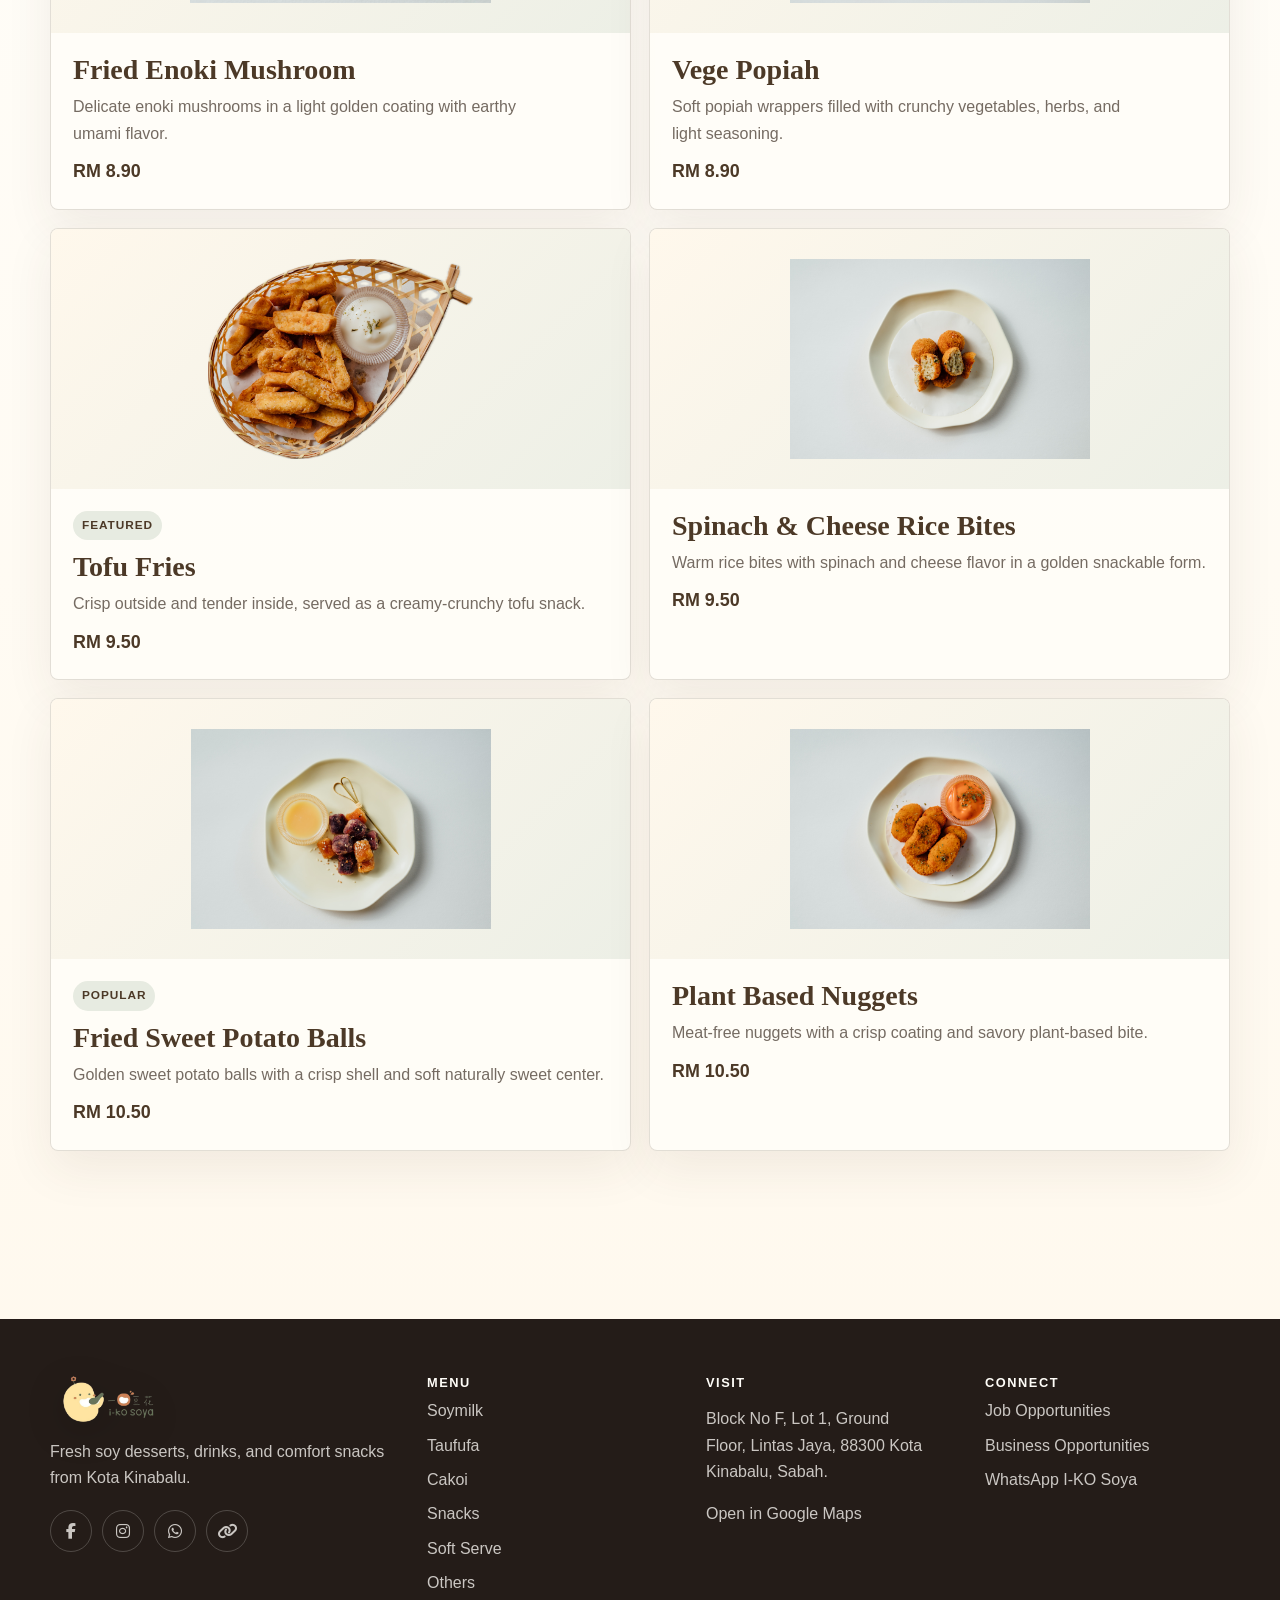
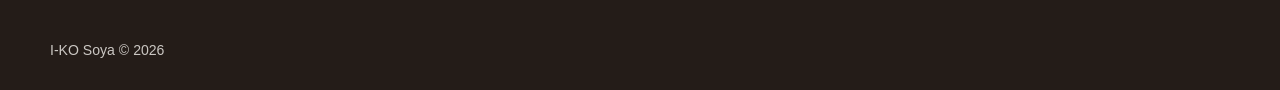
<file: Website_Folder/snacks.html>
<!DOCTYPE html>
<html lang="en">
<head>
  <meta charset="UTF-8">
  <meta name="viewport" content="width=device-width, initial-scale=1.0">
  <meta name="description" content="Crispy plant-forward snacks including enoki mushroom, tofu fries, popiah, sweet potato balls, and nuggets.">
  <title>Snacks Series | I-KO Soya</title>
  <link rel="stylesheet" href="https://cdnjs.cloudflare.com/ajax/libs/font-awesome/6.6.0/css/all.min.css" integrity="sha512-Kc323vGBEqzTmouAECnVceyQqyqdsSiqLQISBL29aUW4U/M7pSPA/gEUZQqv1cwx4OnYxTxve5UMg5GT6L4JJg==" crossorigin="anonymous" referrerpolicy="no-referrer">
  <link rel="stylesheet" href="soya.css">
  <link rel="icon" href="/image/Iconlogo.png" type="image/png">
  <script src="site.js" defer></script>
</head>
<body>
  <main id="main"></main>
</body>
</html>
</file>
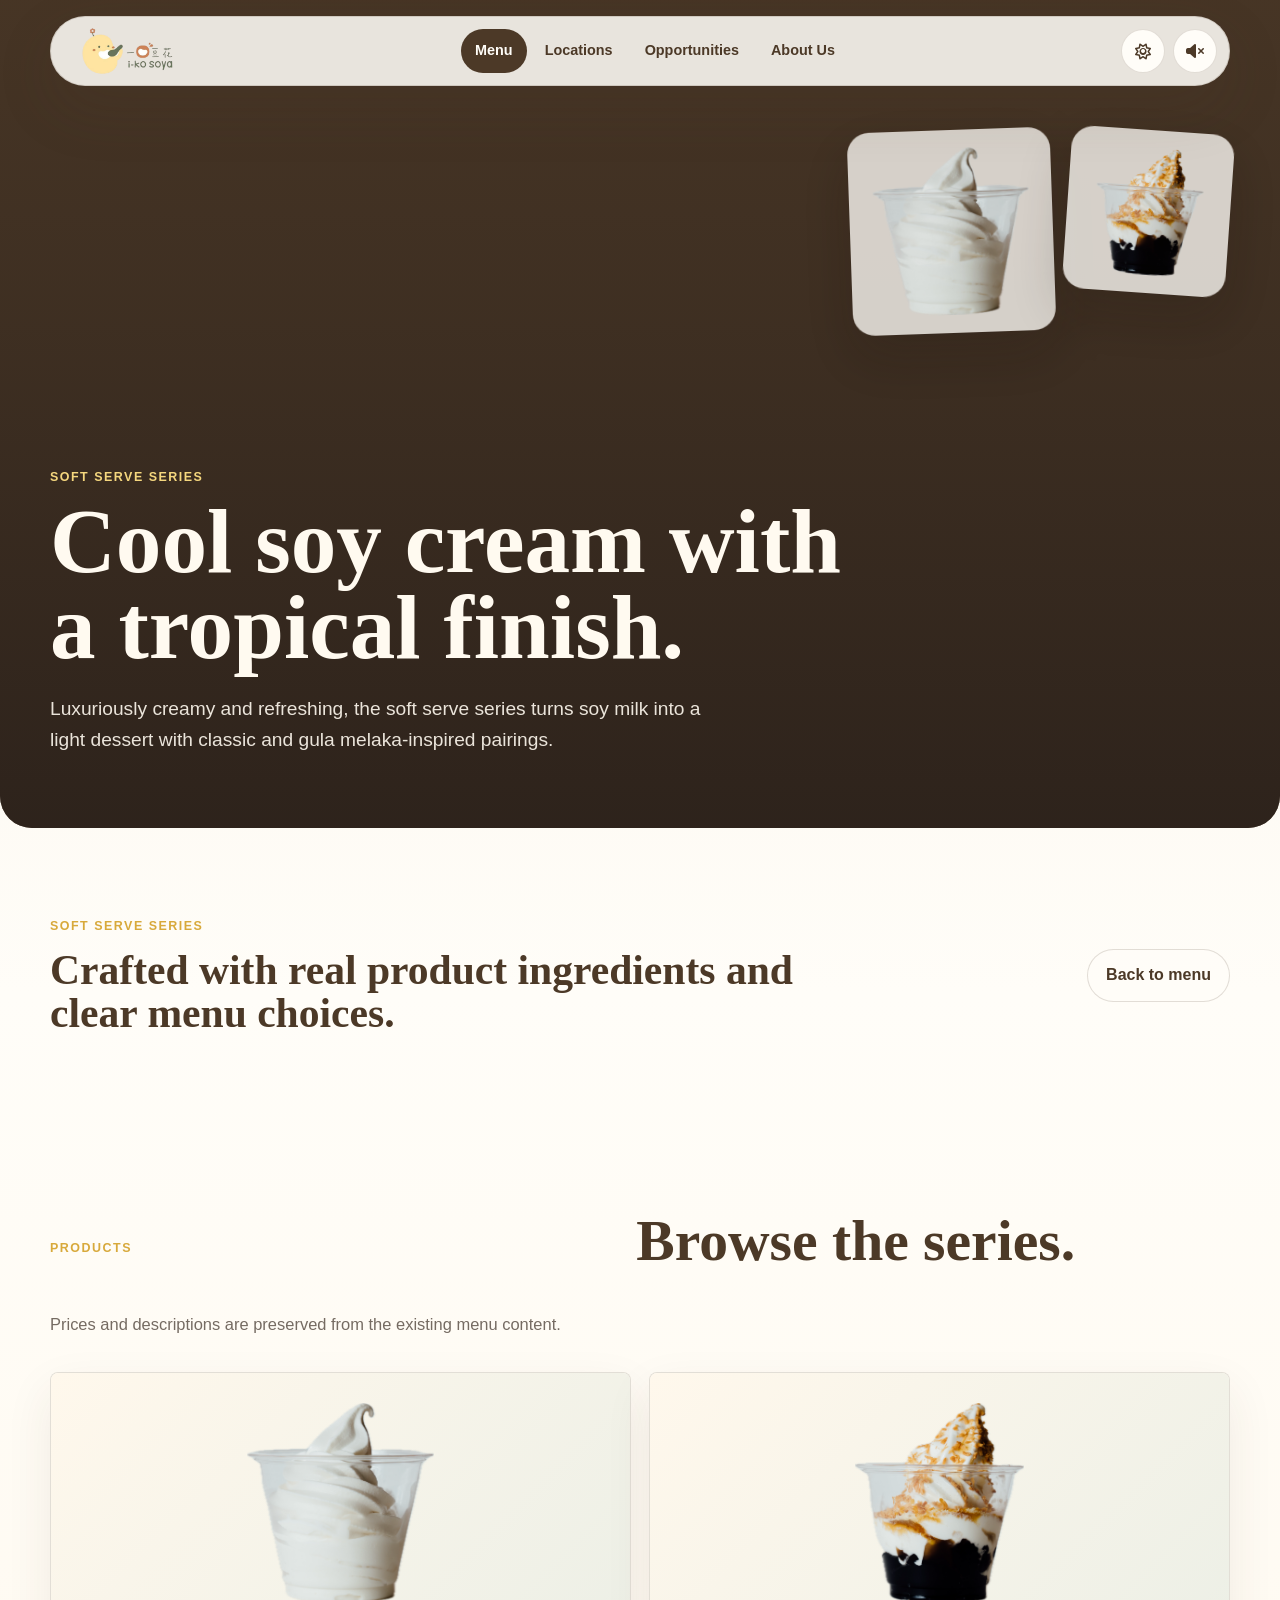
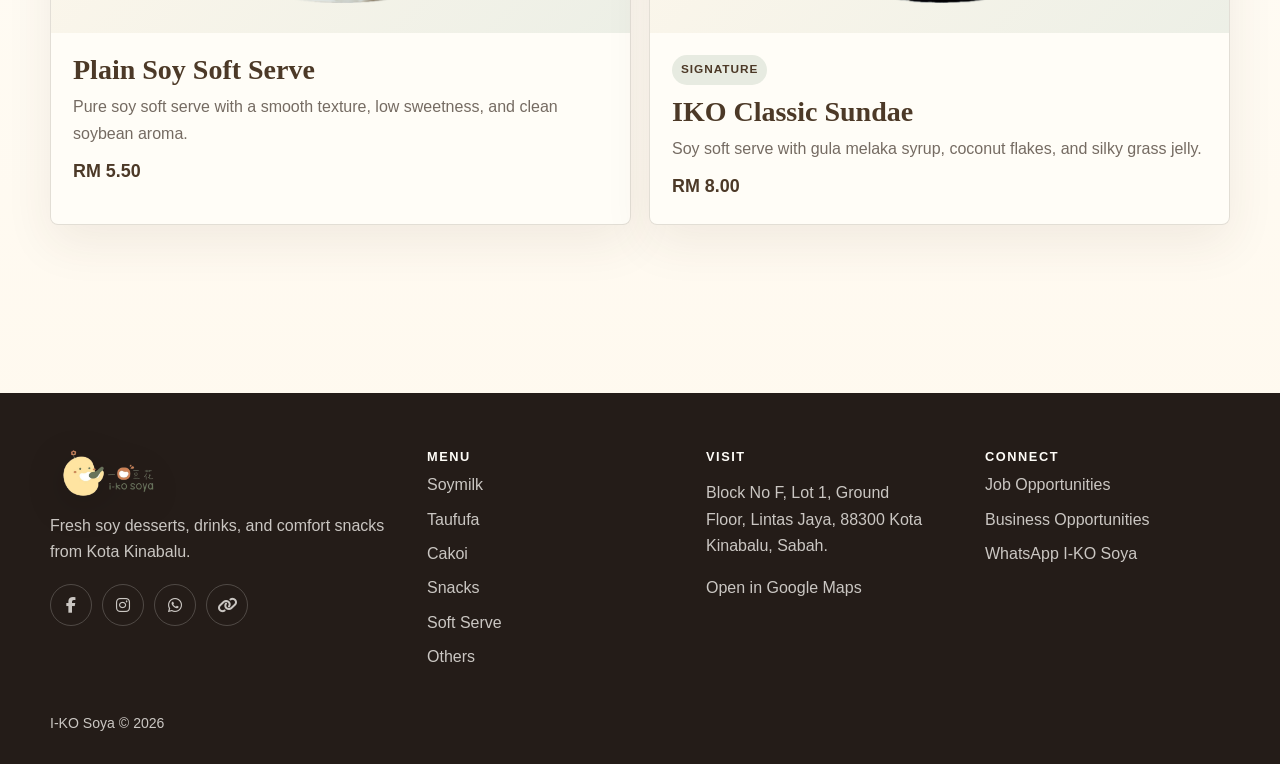
<file: Website_Folder/softserve.html>
<!DOCTYPE html>
<html lang="en">
<head>
  <meta charset="UTF-8">
  <meta name="viewport" content="width=device-width, initial-scale=1.0">
  <meta name="description" content="Soy soft serve and IKO Classic Sundae with gula melaka, coconut, and grass jelly.">
  <title>Soft Serve Series | I-KO Soya</title>
  <link rel="stylesheet" href="https://cdnjs.cloudflare.com/ajax/libs/font-awesome/6.6.0/css/all.min.css" integrity="sha512-Kc323vGBEqzTmouAECnVceyQqyqdsSiqLQISBL29aUW4U/M7pSPA/gEUZQqv1cwx4OnYxTxve5UMg5GT6L4JJg==" crossorigin="anonymous" referrerpolicy="no-referrer">
  <link rel="stylesheet" href="soya.css">
  <link rel="icon" href="/image/Iconlogo.png" type="image/png">
  <script src="site.js" defer></script>
</head>
<body>
  <main id="main"></main>
</body>
</html>
</file>
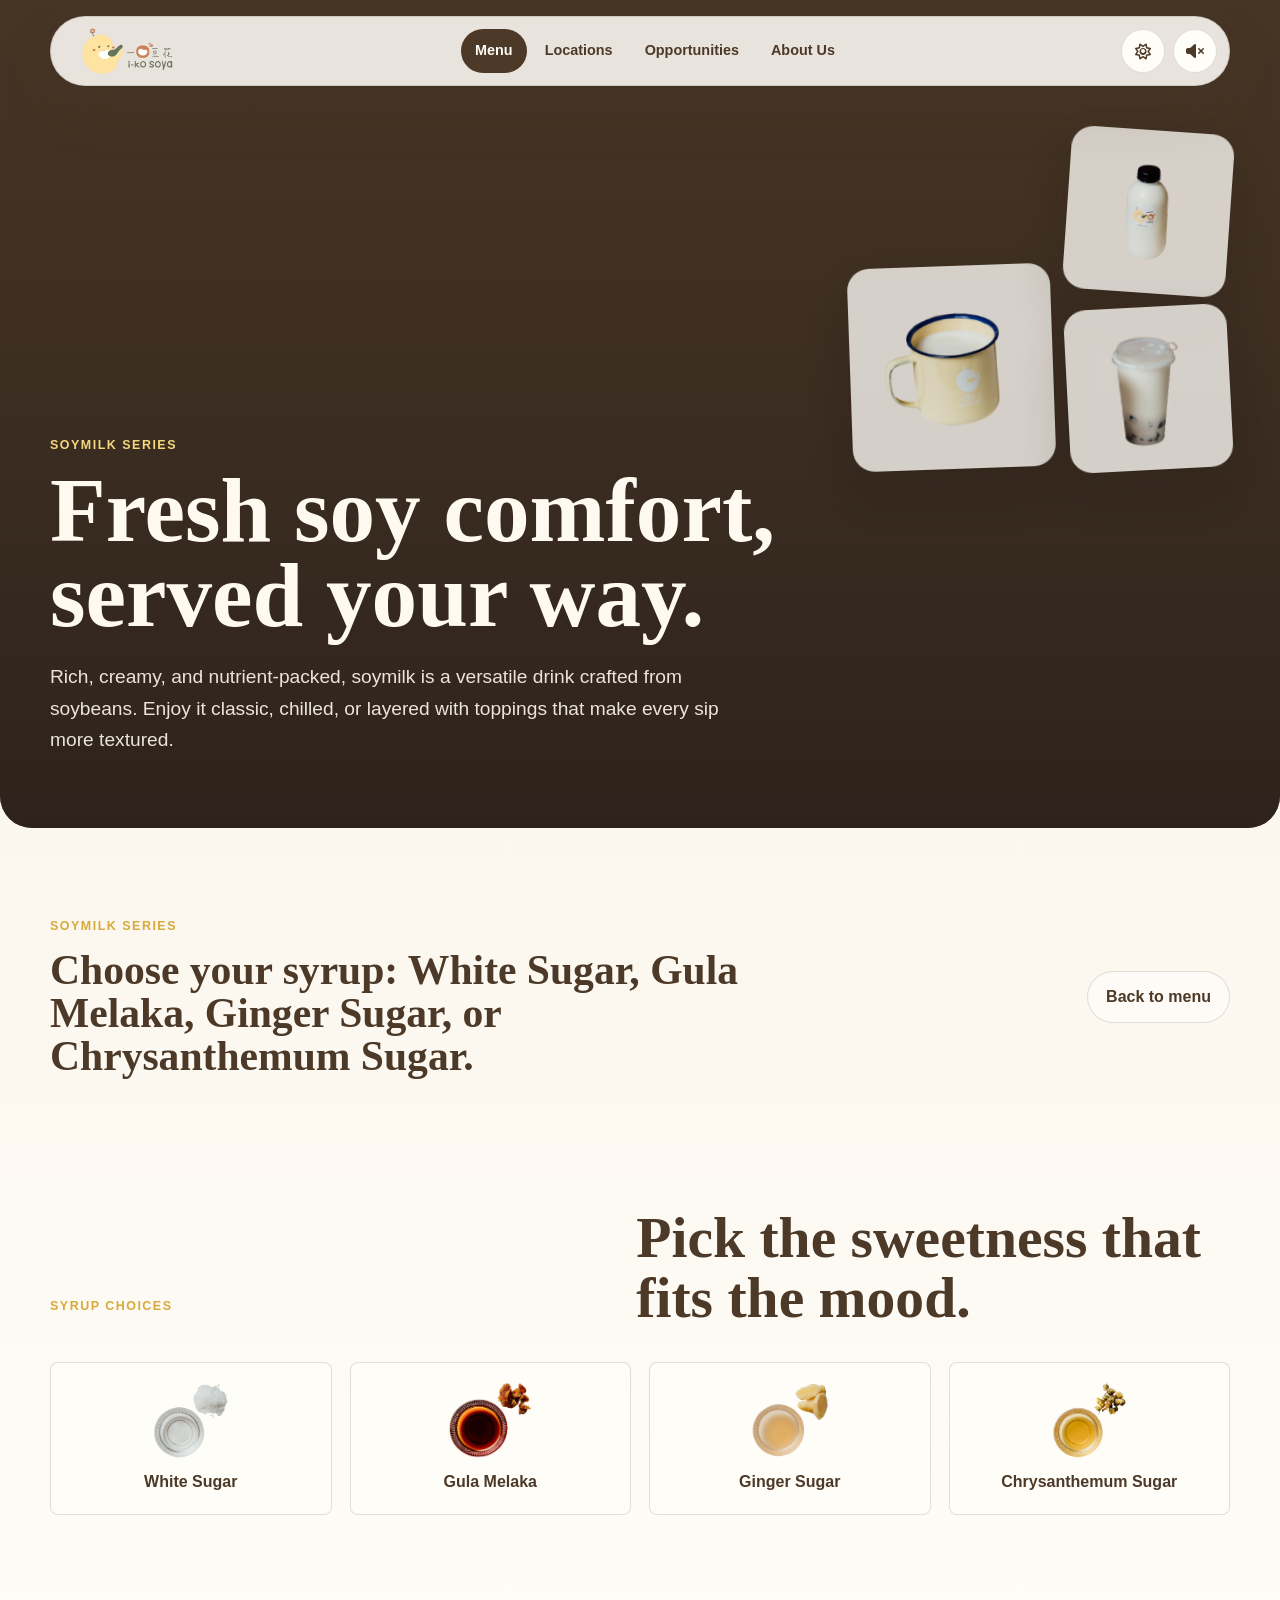
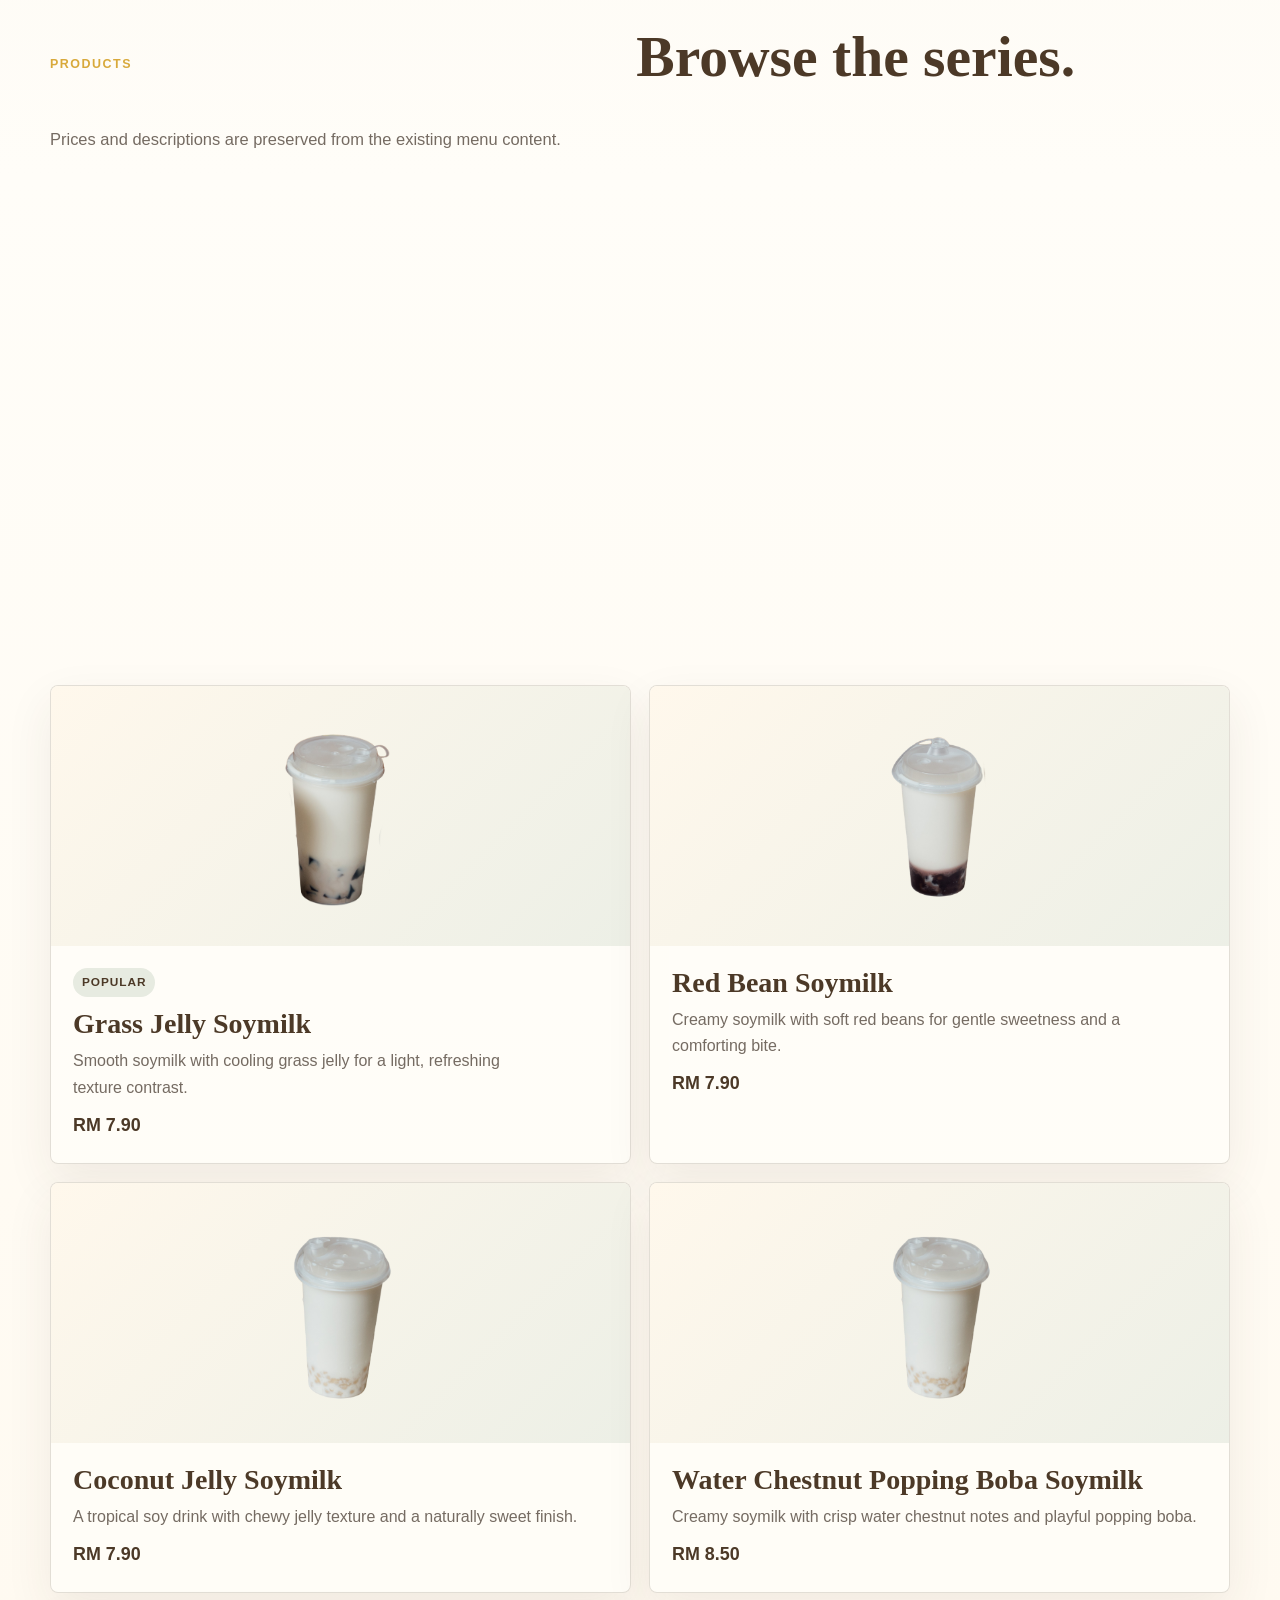
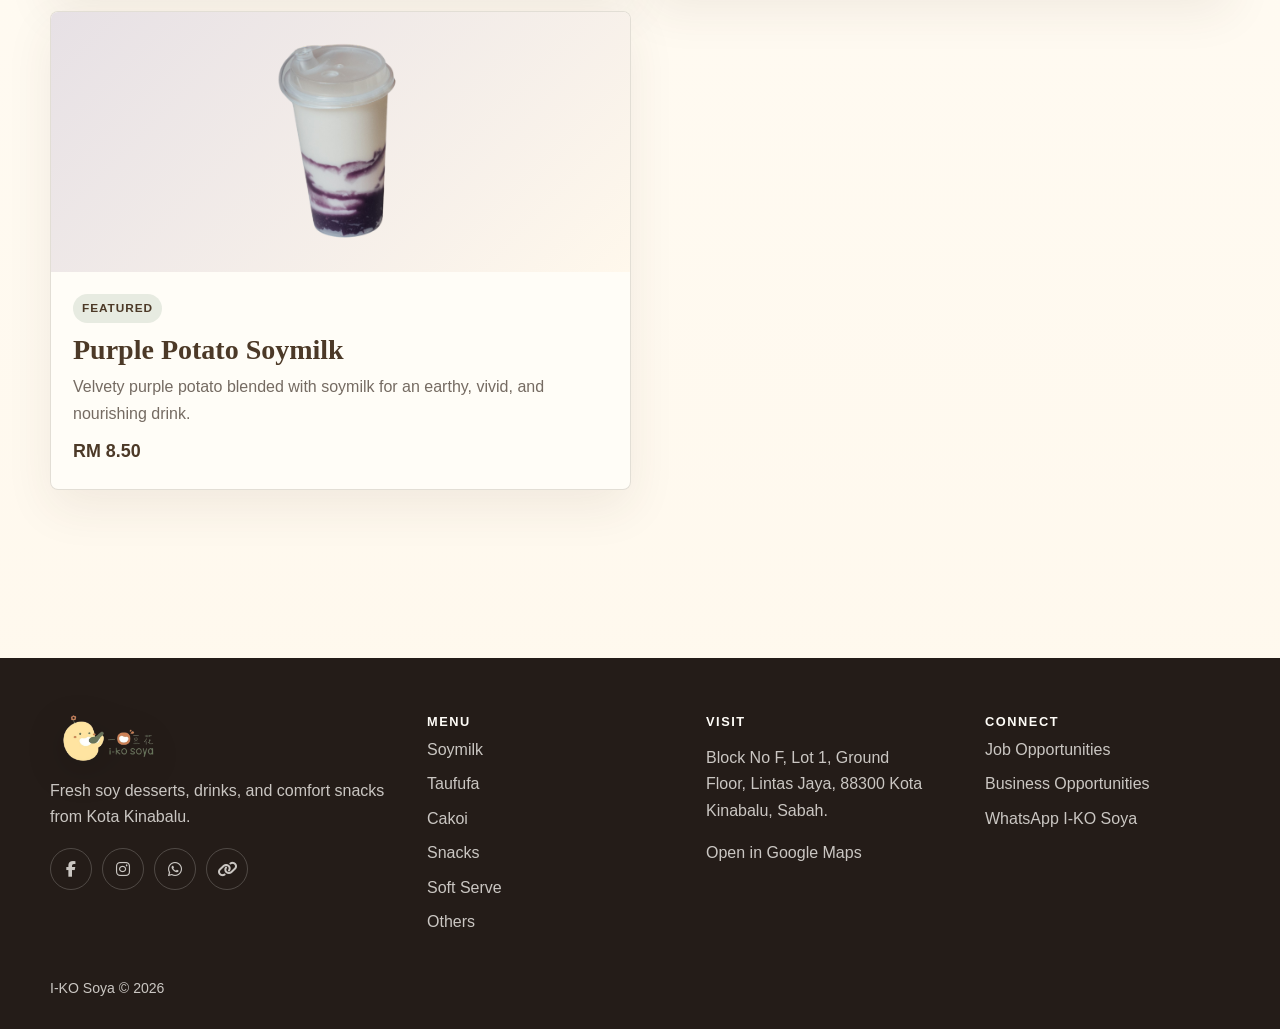
<file: Website_Folder/soymilk.html>
<!DOCTYPE html>
<html lang="en">
<head>
  <meta charset="UTF-8">
  <meta name="viewport" content="width=device-width, initial-scale=1.0">
  <meta name="description" content="Fresh soymilk drinks with syrup choices, grass jelly, red bean, boba, coconut jelly, and purple potato.">
  <title>Soymilk Series | I-KO Soya</title>
  <link rel="stylesheet" href="https://cdnjs.cloudflare.com/ajax/libs/font-awesome/6.6.0/css/all.min.css" integrity="sha512-Kc323vGBEqzTmouAECnVceyQqyqdsSiqLQISBL29aUW4U/M7pSPA/gEUZQqv1cwx4OnYxTxve5UMg5GT6L4JJg==" crossorigin="anonymous" referrerpolicy="no-referrer">
  <link rel="stylesheet" href="soya.css">
  <link rel="icon" href="/image/Iconlogo.png" type="image/png">
  <script src="site.js" defer></script>
</head>
<body>
  <main id="main"></main>
</body>
</html>
</file>
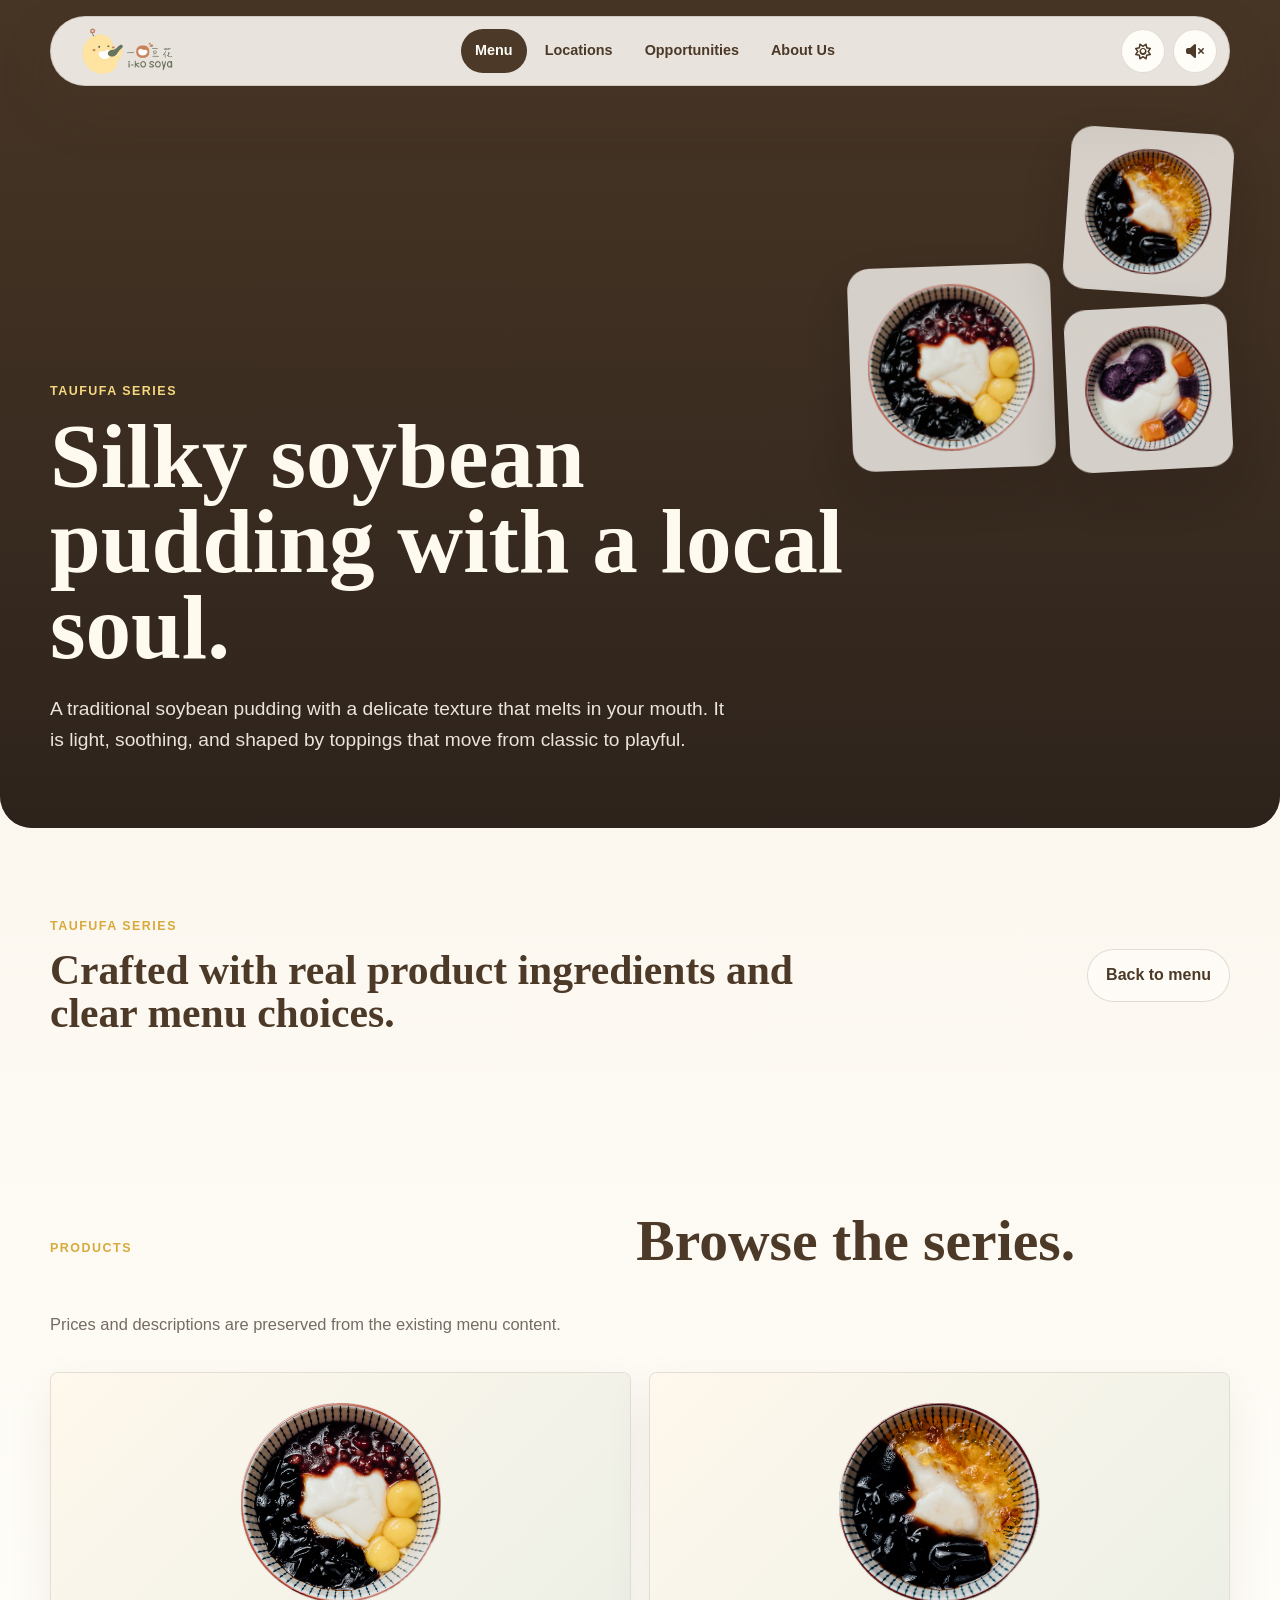
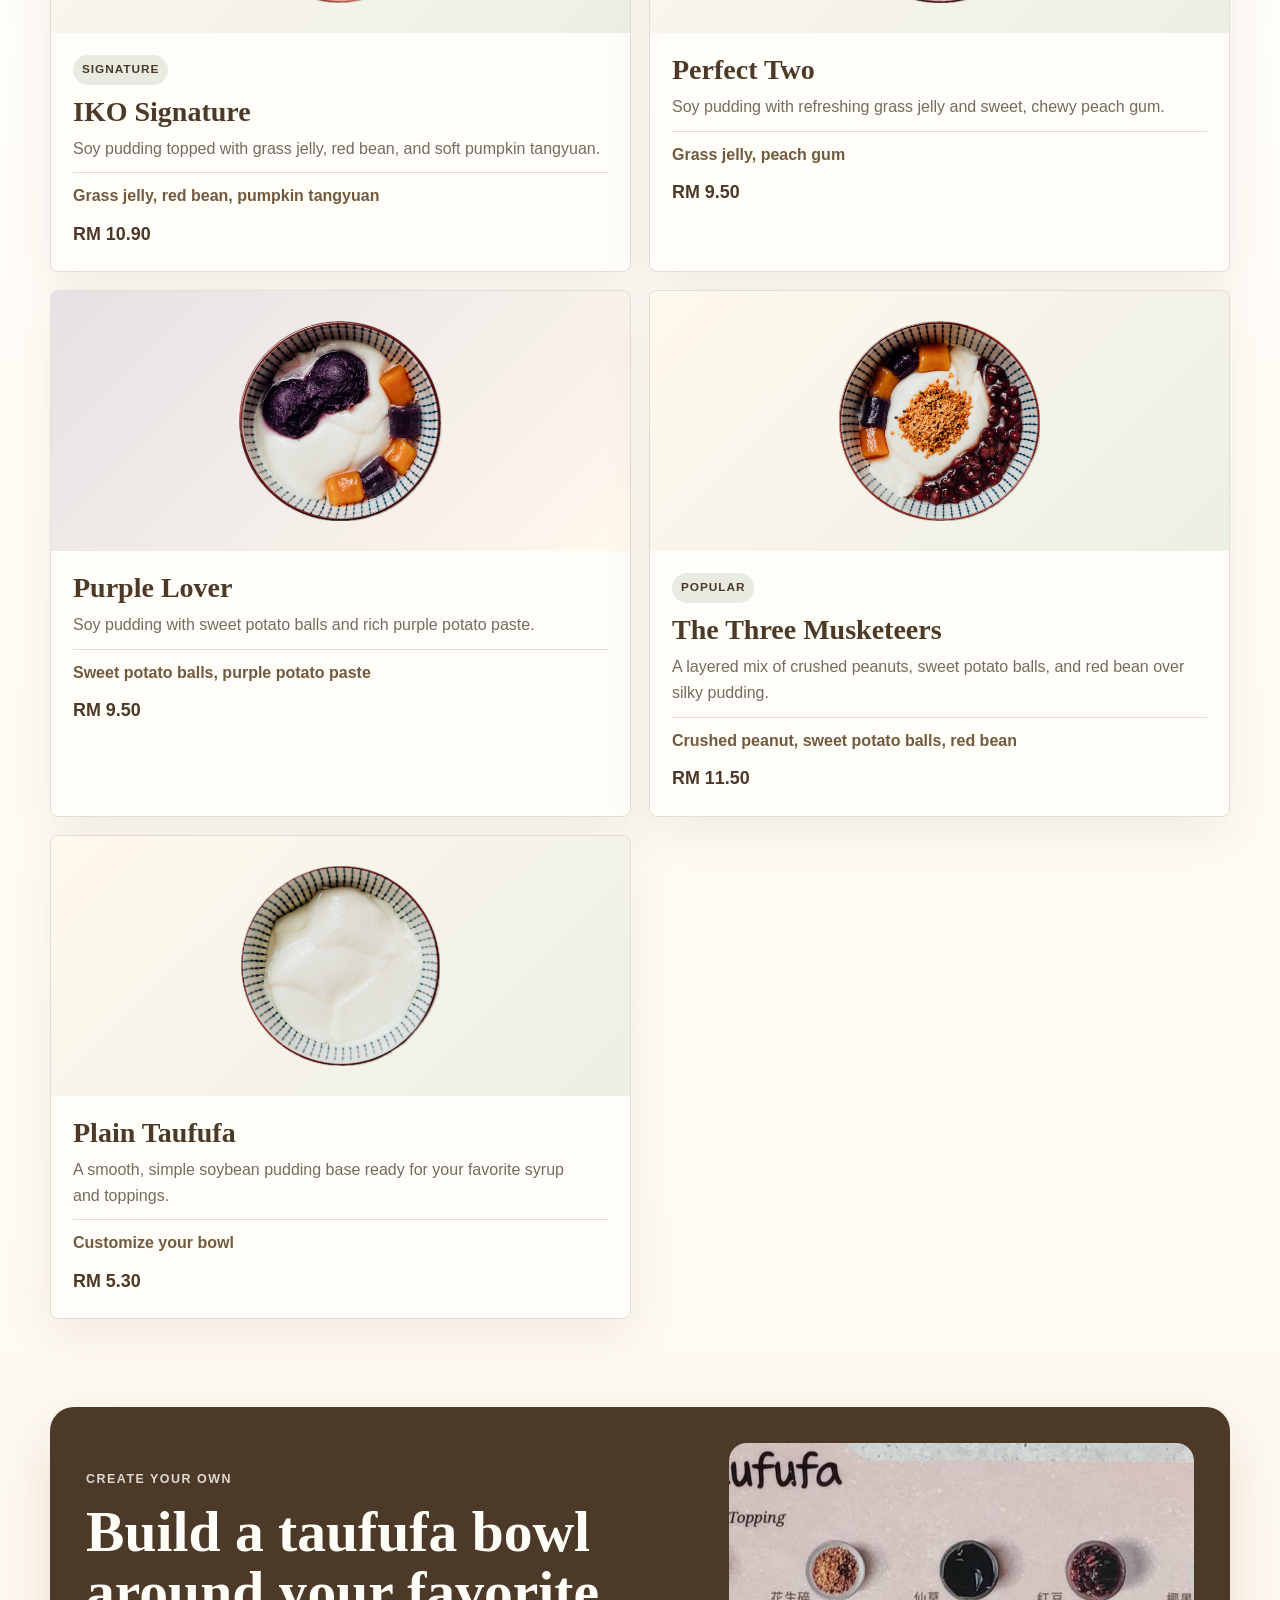
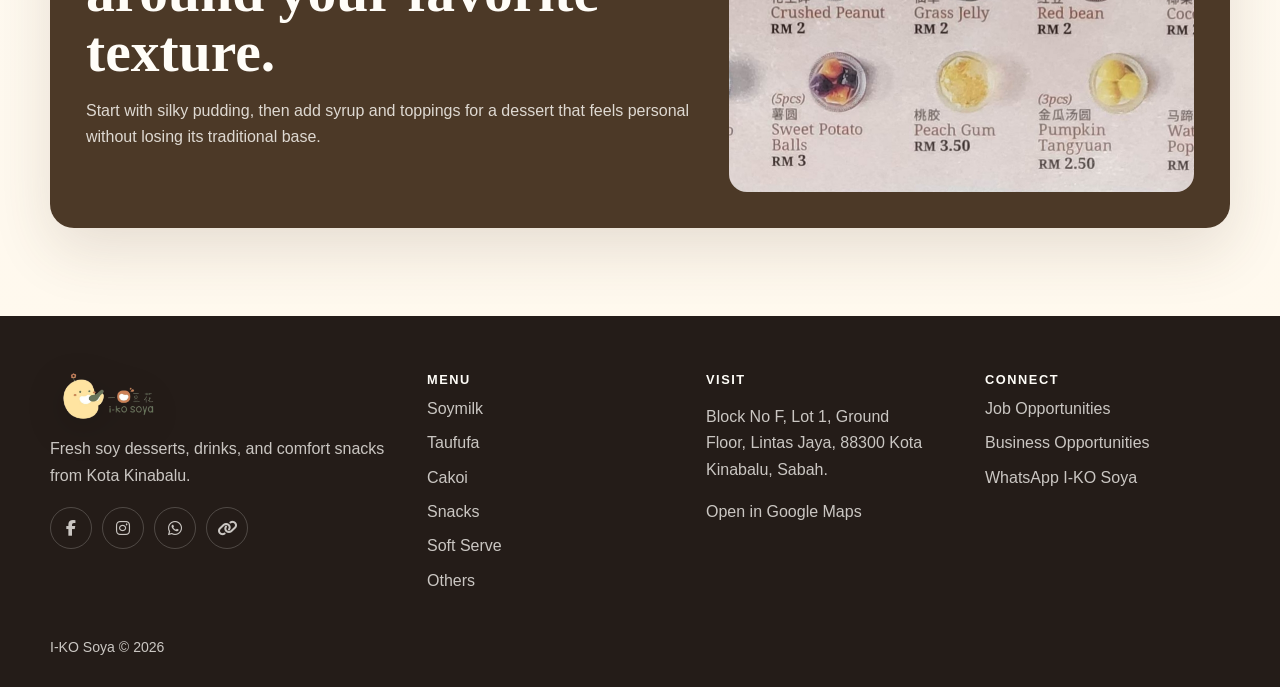
<file: Website_Folder/taufufa.html>
<!DOCTYPE html>
<html lang="en">
<head>
  <meta charset="UTF-8">
  <meta name="viewport" content="width=device-width, initial-scale=1.0">
  <meta name="description" content="Silky soybean pudding, IKO Signature taufufa, Perfect Two, Purple Lover, and create-your-own taufufa.">
  <title>Taufufa Series | I-KO Soya</title>
  <link rel="stylesheet" href="https://cdnjs.cloudflare.com/ajax/libs/font-awesome/6.6.0/css/all.min.css" integrity="sha512-Kc323vGBEqzTmouAECnVceyQqyqdsSiqLQISBL29aUW4U/M7pSPA/gEUZQqv1cwx4OnYxTxve5UMg5GT6L4JJg==" crossorigin="anonymous" referrerpolicy="no-referrer">
  <link rel="stylesheet" href="soya.css">
  <link rel="icon" href="/image/Iconlogo.png" type="image/png">
  <script src="site.js" defer></script>
</head>
<body>
  <main id="main"></main>
</body>
</html>
</file>
<file: Website_Folder/soya.css>
:root {
  color-scheme: light;
  --soy-cream: #f8f2e7;
  --warm-white: #fffdf8;
  --rice: #fff8ec;
  --bean: #4c3927;
  --bean-soft: #725a3e;
  --gold: #d8a93b;
  --sage: #7c9b78;
  --plum: #79608f;
  --ink: #241c18;
  --muted: #756b62;
  --line: rgba(76, 57, 39, 0.16);
  --shadow: 0 22px 60px rgba(76, 57, 39, 0.14);
  --radius: 8px;
  --radius-media: 24px;
  --max: 1180px;
  font-family: "Avenir Next", "Segoe UI", "Helvetica Neue", Arial, sans-serif;
}

[data-theme="dark"] {
  color-scheme: dark;
  --soy-cream: #15120f;
  --warm-white: #211b16;
  --rice: #2a2119;
  --bean: #f3e6d4;
  --bean-soft: #dbc6aa;
  --gold: #e0bd63;
  --sage: #a8c39f;
  --plum: #bea6d4;
  --ink: #fff7eb;
  --muted: #c7b7a4;
  --line: rgba(255, 247, 235, 0.16);
  --shadow: 0 22px 60px rgba(0, 0, 0, 0.38);
}

* {
  box-sizing: border-box;
}

html {
  scroll-behavior: smooth;
}

body {
  margin: 0;
  background:
    radial-gradient(circle at top left, rgba(124, 155, 120, 0.22), transparent 34rem),
    linear-gradient(180deg, var(--soy-cream), var(--warm-white) 42%, var(--rice));
  color: var(--ink);
  font: 400 16px/1.65 "Avenir Next", "Segoe UI", "Helvetica Neue", Arial, sans-serif;
  overflow-x: hidden;
  text-rendering: optimizeLegibility;
}

img,
video,
iframe {
  display: block;
  max-width: 100%;
}

a {
  color: inherit;
}

button {
  font: inherit;
}

:focus-visible {
  outline: 3px solid var(--gold);
  outline-offset: 4px;
}

.skip-link {
  position: fixed;
  left: 16px;
  top: -80px;
  z-index: 999;
  background: var(--ink);
  color: var(--warm-white);
  padding: 10px 14px;
  border-radius: var(--radius);
  transition: top 0.2s ease;
}

.skip-link:focus {
  top: 16px;
}

.site-header {
  position: fixed;
  inset: 16px 0 auto;
  z-index: 80;
  pointer-events: none;
}

.nav-shell {
  width: min(calc(100% - 32px), var(--max));
  min-height: 68px;
  margin: 0 auto;
  padding: 10px 12px 10px 18px;
  display: flex;
  align-items: center;
  gap: 18px;
  background: color-mix(in srgb, var(--warm-white) 88%, transparent);
  border: 1px solid var(--line);
  box-shadow: var(--shadow);
  border-radius: 999px;
  backdrop-filter: blur(18px);
  pointer-events: auto;
}

.brand-link {
  display: inline-flex;
  align-items: center;
  min-width: 120px;
}

.brand-logo,
.footer-logo {
  width: 116px;
  height: 48px;
  object-fit: contain;
}

.desktop-nav {
  display: flex;
  align-items: center;
  justify-content: center;
  gap: 4px;
  flex: 1;
}

.desktop-nav a,
.mobile-menu a {
  text-decoration: none;
  color: var(--bean);
  font-weight: 750;
  font-size: 0.9rem;
  padding: 10px 14px;
  border-radius: 999px;
  transition: background 0.2s ease, color 0.2s ease, transform 0.2s ease;
}

.desktop-nav a:hover,
.desktop-nav a[aria-current="page"] {
  background: var(--bean);
  color: var(--warm-white);
}

.nav-actions {
  display: flex;
  align-items: center;
  gap: 8px;
}

.icon-button {
  width: 44px;
  height: 44px;
  border: 1px solid var(--line);
  border-radius: 999px;
  background: var(--warm-white);
  color: var(--bean);
  cursor: pointer;
  display: inline-grid;
  place-items: center;
  transition: transform 0.2s ease, background 0.2s ease;
}

.icon-button:hover {
  transform: translateY(-1px);
  background: var(--rice);
}

.menu-toggle {
  display: none;
}

.mobile-menu {
  width: min(calc(100% - 32px), 420px);
  margin: 10px auto 0;
  padding: 12px;
  display: none;
  flex-direction: column;
  background: var(--warm-white);
  border: 1px solid var(--line);
  border-radius: 18px;
  box-shadow: var(--shadow);
  pointer-events: auto;
}

.mobile-menu.is-open {
  display: flex;
}

.hero {
  min-height: 92svh;
  position: relative;
  display: grid;
  align-items: end;
  overflow: hidden;
  border-radius: 0 0 32px 32px;
  background: var(--bean);
}

.hero-media {
  position: absolute;
  inset: 0;
}

.hero-media video,
.hero-media img {
  width: 100%;
  height: 100%;
  object-fit: cover;
  filter: saturate(1.04) contrast(1.02);
}

.hero::after {
  content: "";
  position: absolute;
  inset: 0;
  z-index: 1;
  background: linear-gradient(180deg, rgba(36, 28, 24, 0.14), rgba(36, 28, 24, 0.34) 38%, rgba(36, 28, 24, 0.76));
}

.hero-products {
  position: absolute;
  z-index: 2;
  right: max(42px, calc((100vw - var(--max)) / 2));
  top: 130px;
  width: min(30vw, 380px);
  min-width: 280px;
  display: grid;
  grid-template-columns: 1fr 0.8fr;
  gap: 14px;
  align-items: end;
  opacity: 0.96;
}

.hero-products img {
  width: 100%;
  aspect-ratio: 1;
  object-fit: contain;
  padding: 18px;
  border-radius: 22px;
  background: rgba(255, 253, 248, 0.82);
  box-shadow: 0 22px 50px rgba(36, 28, 24, 0.22);
  backdrop-filter: blur(12px);
}

.hero-products img:first-child {
  grid-row: span 2;
  transform: rotate(-2deg);
}

.hero-products img:nth-child(2) {
  transform: rotate(4deg);
}

.hero-products img:nth-child(3) {
  transform: rotate(-3deg);
}

.hero-content {
  position: relative;
  z-index: 3;
  width: min(calc(100% - 40px), var(--max));
  margin: 0 auto;
  padding: 150px 0 72px;
  color: #fffaf0;
}

.hero-content h1 {
  max-width: 820px;
  margin: 0;
  font-family: Georgia, "Iowan Old Style", "Times New Roman", serif;
  font-size: 5.7rem;
  line-height: 0.94;
  letter-spacing: 0;
  text-wrap: pretty;
}

.hero-content p:not(.eyebrow) {
  max-width: 680px;
  margin: 22px 0 0;
  font-size: 1.2rem;
  color: rgba(255, 250, 240, 0.9);
  text-wrap: pretty;
}

.hero-actions {
  display: flex;
  gap: 12px;
  flex-wrap: wrap;
  margin-top: 28px;
}

.eyebrow {
  margin: 0 0 12px;
  color: var(--gold);
  text-transform: uppercase;
  font-weight: 850;
  font-size: 0.78rem;
  letter-spacing: 0.12em;
}

.hero .eyebrow {
  color: #f5d77e;
}

.section {
  width: min(calc(100% - 40px), var(--max));
  margin: 0 auto;
  padding: 88px 0;
}

.section-tight {
  padding-top: 42px;
  padding-bottom: 24px;
}

.split-intro,
.section-heading {
  display: grid;
  grid-template-columns: minmax(0, 0.92fr) minmax(0, 1fr);
  gap: 40px;
  align-items: end;
}

.section-heading {
  margin-bottom: 34px;
}

h2,
h3 {
  font-family: Georgia, "Iowan Old Style", "Times New Roman", serif;
  color: var(--bean);
  line-height: 1.04;
  letter-spacing: 0;
  text-wrap: pretty;
}

h2 {
  font-size: 3.6rem;
  margin: 0;
}

h3 {
  font-size: 1.75rem;
  margin: 0;
}

p {
  color: var(--muted);
  text-wrap: pretty;
}

.section-heading p:not(.eyebrow) {
  margin: 0;
  font-size: 1.03rem;
}

.button {
  min-height: 46px;
  display: inline-flex;
  align-items: center;
  justify-content: center;
  gap: 8px;
  padding: 12px 18px;
  border-radius: 999px;
  text-decoration: none;
  font-weight: 850;
  border: 1px solid var(--line);
  transition: transform 0.2s ease, box-shadow 0.2s ease, background 0.2s ease;
}

.button:hover {
  transform: translateY(-2px);
  box-shadow: 0 12px 28px rgba(76, 57, 39, 0.14);
}

.button.primary {
  background: var(--bean);
  color: var(--warm-white);
  border-color: var(--bean);
}

.button.ghost {
  background: color-mix(in srgb, var(--warm-white) 72%, transparent);
  color: var(--bean);
}

.text-link {
  display: inline-flex;
  margin-top: 12px;
  color: var(--bean);
  font-weight: 850;
  text-decoration: none;
  border-bottom: 2px solid var(--gold);
}

.category-grid,
.product-grid,
.jobs-grid,
.story-grid,
.sugar-grid {
  display: grid;
  gap: 18px;
}

.category-grid {
  grid-template-columns: repeat(3, minmax(0, 1fr));
}

.product-grid {
  grid-template-columns: repeat(2, minmax(0, 1fr));
}

.category-card,
.product-card,
.job-card,
.story-card,
.hours-card,
.map-card,
.rating-panel {
  background: color-mix(in srgb, var(--warm-white) 92%, transparent);
  border: 1px solid var(--line);
  border-radius: var(--radius);
  box-shadow: 0 18px 48px rgba(76, 57, 39, 0.08);
  overflow: hidden;
}

.category-card,
.product-card {
  display: grid;
  grid-template-rows: 260px 1fr;
  transition: transform 0.22s ease, box-shadow 0.22s ease;
}

.category-card:hover,
.product-card:hover {
  transform: translateY(-4px);
  box-shadow: var(--shadow);
}

.category-card img,
.product-card img {
  width: 100%;
  height: 100%;
  object-fit: contain;
  padding: 24px;
  background: linear-gradient(135deg, var(--rice), color-mix(in srgb, var(--sage) 14%, var(--warm-white)));
}

.product-card img {
  padding: 30px;
}

.card-copy {
  padding: 22px;
}

.card-copy p {
  margin: 10px 0 0;
}

.pill {
  display: inline-flex;
  margin-bottom: 12px;
  padding: 5px 9px;
  border-radius: 999px;
  background: color-mix(in srgb, var(--sage) 18%, var(--warm-white));
  color: var(--bean);
  font-size: 0.74rem;
  font-weight: 850;
  text-transform: uppercase;
  letter-spacing: 0.08em;
}

.accent-card img {
  background: linear-gradient(135deg, color-mix(in srgb, var(--plum) 18%, var(--warm-white)), var(--rice));
}

.price {
  color: var(--bean);
  font-size: 1.12rem;
  font-weight: 900;
}

.product-topping {
  padding-top: 10px;
  border-top: 1px solid var(--line);
  font-weight: 750;
  color: var(--bean-soft);
}

.muted-band {
  width: 100%;
  max-width: none;
  padding-inline: max(20px, calc((100vw - var(--max)) / 2));
  background: color-mix(in srgb, var(--sage) 12%, transparent);
  border-block: 1px solid var(--line);
}

.location-callout,
.feature-strip,
.partnership-panel,
.social-panel {
  display: grid;
  grid-template-columns: minmax(0, 1fr) auto;
  gap: 28px;
  align-items: center;
  padding: 36px;
  background: var(--bean);
  color: var(--warm-white);
  border-radius: var(--radius-media);
  box-shadow: var(--shadow);
}

.location-callout h2,
.feature-strip h2,
.partnership-panel h2,
.social-panel h2 {
  color: var(--warm-white);
}

.location-callout p,
.feature-strip p,
.partnership-panel p,
.social-panel p {
  color: rgba(255, 253, 248, 0.82);
}

.feature-strip {
  width: min(calc(100% - 40px), var(--max));
  margin: 0 auto 88px;
  grid-template-columns: minmax(0, 1fr) minmax(280px, 42%);
}

.feature-strip img,
.partnership-panel img {
  width: 100%;
  aspect-ratio: 4 / 3;
  object-fit: cover;
  border-radius: 18px;
}

.series-intro {
  display: flex;
  justify-content: space-between;
  align-items: center;
  gap: 24px;
}

.series-intro h2 {
  max-width: 760px;
  font-size: 2.6rem;
}

.sugar-grid {
  grid-template-columns: repeat(4, minmax(0, 1fr));
}

.sugar-card {
  background: var(--warm-white);
  border: 1px solid var(--line);
  border-radius: var(--radius);
  padding: 18px;
  display: grid;
  place-items: center;
  gap: 10px;
  font-weight: 850;
  color: var(--bean);
}

.sugar-card img {
  height: 78px;
  object-fit: contain;
}

.story-grid {
  grid-template-columns: repeat(4, minmax(0, 1fr));
}

.story-card {
  padding: 24px;
}

.story-card span {
  color: var(--gold);
  font-weight: 900;
}

.story-card h2 {
  margin-top: 18px;
  font-size: 1.7rem;
}

.gallery-grid {
  display: grid;
  grid-template-columns: repeat(3, 1fr);
  gap: 14px;
}

.gallery-grid img {
  width: 100%;
  height: 280px;
  object-fit: cover;
  border-radius: var(--radius);
  border: 1px solid var(--line);
}

.social-cta {
  display: flex;
  gap: 12px;
  flex-wrap: wrap;
}

.rating-panel {
  text-align: center;
  padding: 34px;
}

.rating-stars {
  color: var(--gold);
  font-size: 2rem;
  display: flex;
  justify-content: center;
  gap: 6px;
}

.location-layout {
  display: grid;
  grid-template-columns: minmax(0, 1.4fr) minmax(300px, 0.6fr);
  gap: 22px;
  align-items: stretch;
}

.map-card iframe {
  width: 100%;
  min-height: 520px;
  height: 100%;
  border: 0;
}

.hours-card {
  padding: 28px;
}

.hours-card dl {
  margin: 22px 0;
  display: grid;
  gap: 12px;
}

.hours-card dl div {
  display: flex;
  justify-content: space-between;
  gap: 18px;
  padding-bottom: 12px;
  border-bottom: 1px solid var(--line);
}

.hours-card dt {
  color: var(--bean);
  font-weight: 900;
}

.hours-card dd {
  margin: 0;
  color: var(--muted);
  text-align: right;
}

.jobs-grid {
  grid-template-columns: repeat(2, minmax(0, 1fr));
}

.job-card {
  display: grid;
  grid-template-columns: 118px 1fr;
  gap: 18px;
  padding: 20px;
  align-items: center;
}

.job-card img {
  width: 118px;
  aspect-ratio: 1;
  object-fit: contain;
  border-radius: var(--radius);
  background: var(--rice);
  padding: 14px;
}

.job-card h3 {
  font-size: 1.45rem;
}

.job-card strong {
  display: block;
  margin-top: 8px;
  color: var(--bean);
}

.partnership-panel {
  width: min(calc(100% - 40px), var(--max));
  margin: 0 auto 88px;
  grid-template-columns: 240px minmax(0, 1fr);
}

.partnership-panel img {
  object-fit: contain;
  background: rgba(255, 253, 248, 0.12);
  padding: 24px;
}

.site-footer {
  margin-top: 80px;
  padding: 56px max(20px, calc((100vw - var(--max)) / 2)) 28px;
  background: var(--ink);
  color: var(--warm-white);
}

.footer-grid {
  display: grid;
  grid-template-columns: 1.4fr repeat(3, 1fr);
  gap: 34px;
}

.footer-logo {
  filter: drop-shadow(0 8px 18px rgba(0, 0, 0, 0.18));
}

.site-footer h2 {
  color: var(--warm-white);
  font: 850 0.8rem/1.2 "Avenir Next", "Segoe UI", sans-serif;
  text-transform: uppercase;
  letter-spacing: 0.12em;
}

.site-footer p,
.site-footer a {
  color: rgba(255, 253, 248, 0.76);
}

.site-footer a {
  display: block;
  text-decoration: none;
  margin-top: 8px;
}

.site-footer a:hover {
  color: var(--gold);
}

.social-links {
  display: flex;
  gap: 10px;
  margin-top: 18px;
}

.social-links a {
  width: 42px;
  height: 42px;
  margin: 0;
  display: inline-grid;
  place-items: center;
  border: 1px solid rgba(255, 253, 248, 0.2);
  border-radius: 999px;
}

.copyright {
  margin: 42px 0 0;
  font-size: 0.88rem;
}

.reveal {
  opacity: 0;
  transform: translateY(18px);
  transition: opacity 0.6s ease, transform 0.6s ease;
}

.reveal.is-visible {
  opacity: 1;
  transform: translateY(0);
}

@media (max-width: 960px) {
  .desktop-nav {
    display: none;
  }

  .nav-shell {
    justify-content: space-between;
  }

  .menu-toggle {
    display: inline-grid;
  }

  .hero {
    min-height: 86svh;
  }

  .hero-products {
    width: 250px;
    min-width: 0;
    right: 24px;
    top: 120px;
    opacity: 0.78;
  }

  .hero-content h1 {
    font-size: 4.4rem;
  }

  .hero-content p:not(.eyebrow) {
    font-size: 1.08rem;
  }

  h2 {
    font-size: 2.8rem;
  }

  h3 {
    font-size: 1.55rem;
  }

  .series-intro h2 {
    font-size: 2.1rem;
  }

  .section,
  .feature-strip,
  .partnership-panel {
    width: min(calc(100% - 28px), var(--max));
    padding-block: 64px;
  }

  .split-intro,
  .section-heading,
  .location-layout,
  .feature-strip,
  .partnership-panel,
  .social-panel,
  .location-callout {
    grid-template-columns: 1fr;
  }

  .category-grid,
  .product-grid,
  .jobs-grid,
  .story-grid {
    grid-template-columns: repeat(2, minmax(0, 1fr));
  }

  .footer-grid {
    grid-template-columns: repeat(2, 1fr);
  }
}

@media (max-width: 640px) {
  .site-header {
    top: 10px;
  }

  .nav-shell {
    width: calc(100% - 20px);
    border-radius: 22px;
    padding: 10px;
  }

  .brand-link {
    min-width: 90px;
  }

  .brand-logo {
    width: 90px;
  }

  .nav-actions {
    gap: 5px;
  }

  .icon-button {
    width: 42px;
    height: 42px;
  }

  #audioToggle,
  #themeToggle {
    display: none;
  }

  .menu-toggle {
    position: fixed;
    top: 24px;
    z-index: 101;
  }

  .menu-toggle {
    right: 24px;
    display: inline-grid !important;
  }

  .hero {
    min-height: 78svh;
    border-radius: 0 0 22px 22px;
  }

  .hero-products {
    display: none;
  }

  .hero-content {
    width: calc(100% - 28px);
    padding-bottom: 44px;
  }

  .hero-content h1 {
    font-size: 3rem;
  }

  h2 {
    font-size: 2.25rem;
  }

  h3 {
    font-size: 1.42rem;
  }

  .series-intro h2 {
    font-size: 1.8rem;
  }

  .section {
    width: calc(100% - 28px);
    padding: 54px 0;
  }

  .muted-band {
    padding-inline: 14px;
  }

  .category-grid,
  .product-grid,
  .jobs-grid,
  .story-grid,
  .sugar-grid,
  .gallery-grid,
  .footer-grid {
    grid-template-columns: 1fr;
  }

  .category-card,
  .product-card {
    grid-template-rows: 220px 1fr;
  }

  .series-intro {
    flex-direction: column;
    align-items: flex-start;
  }

  .location-callout,
  .feature-strip,
  .partnership-panel,
  .social-panel {
    padding: 24px;
    margin-bottom: 56px;
  }

  .job-card {
    grid-template-columns: 86px 1fr;
    padding: 16px;
  }

  .job-card img {
    width: 86px;
  }

  .gallery-grid img {
    height: 230px;
  }

  .map-card iframe {
    min-height: 360px;
  }
}

@media (prefers-reduced-motion: reduce) {
  *,
  *::before,
  *::after {
    animation-duration: 0.01ms !important;
    animation-iteration-count: 1 !important;
    scroll-behavior: auto !important;
    transition-duration: 0.01ms !important;
  }

  .reveal {
    opacity: 1;
    transform: none;
  }
}
</file>
